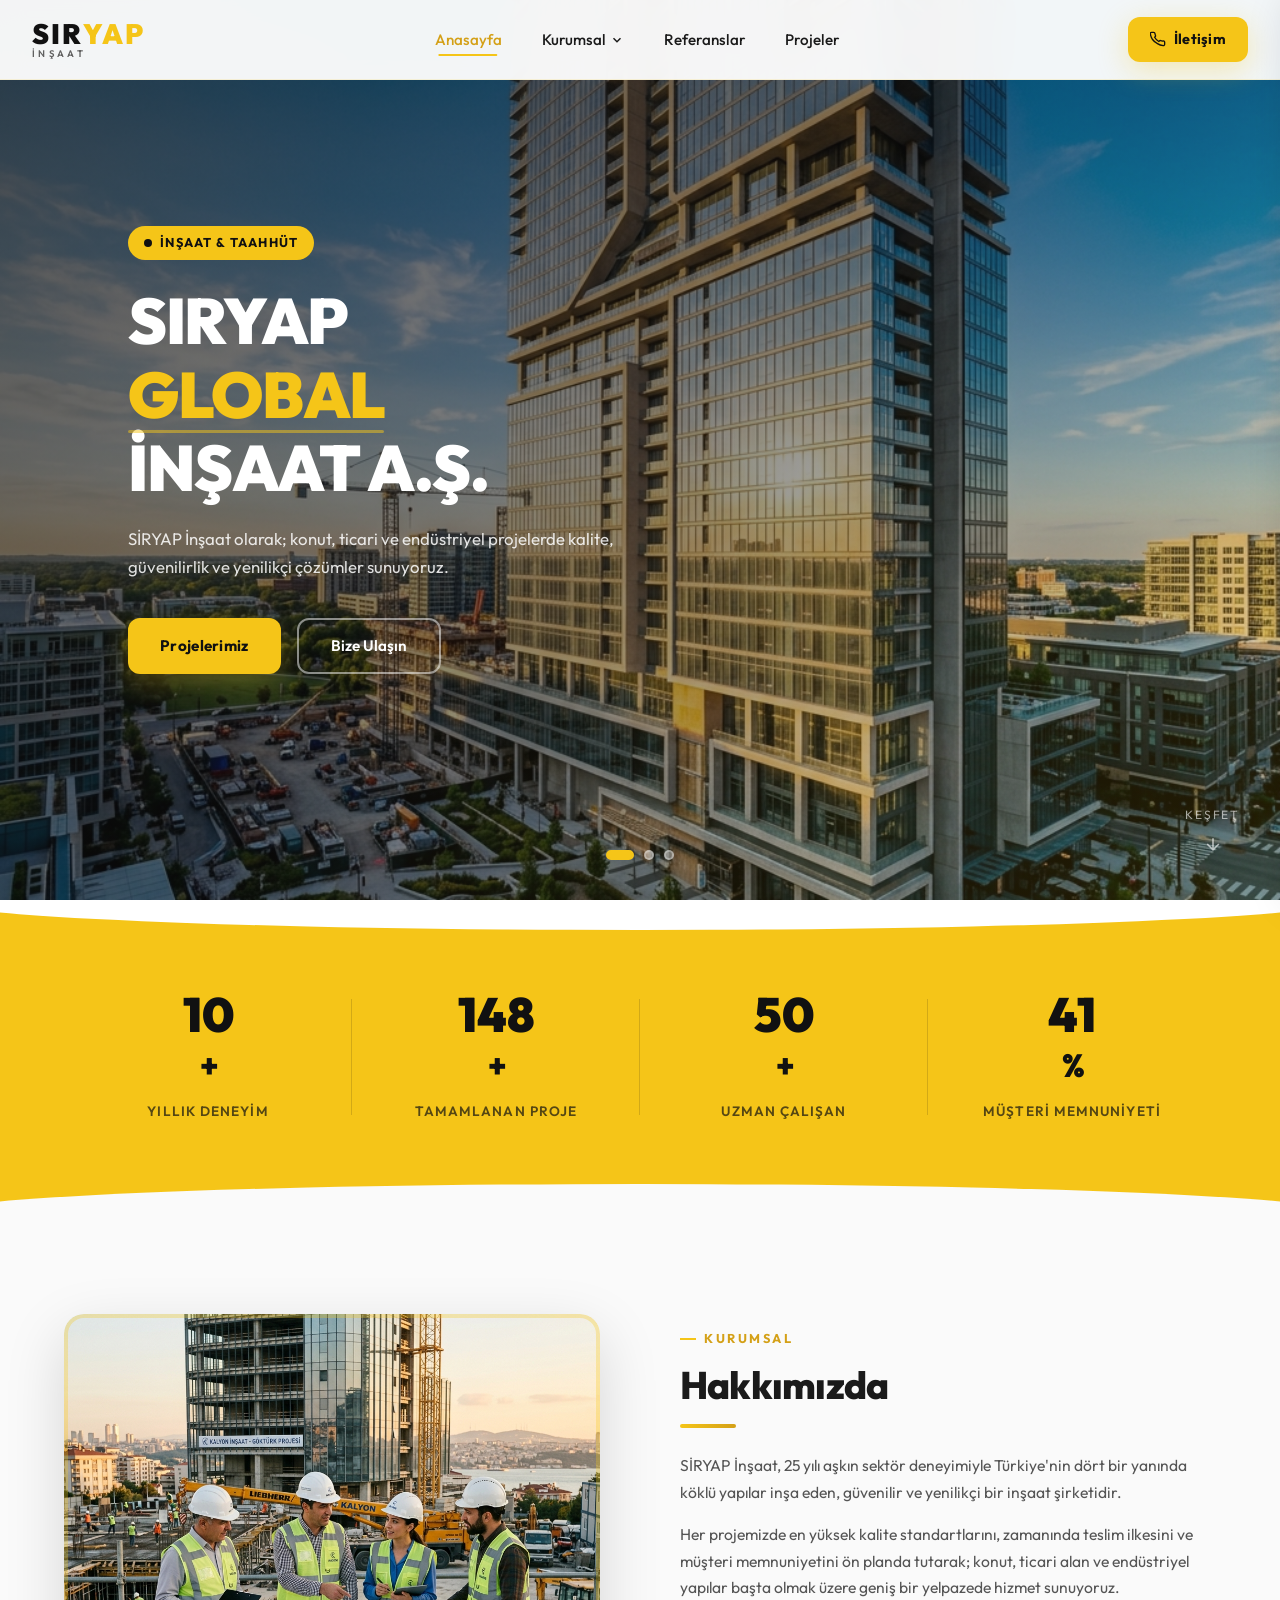
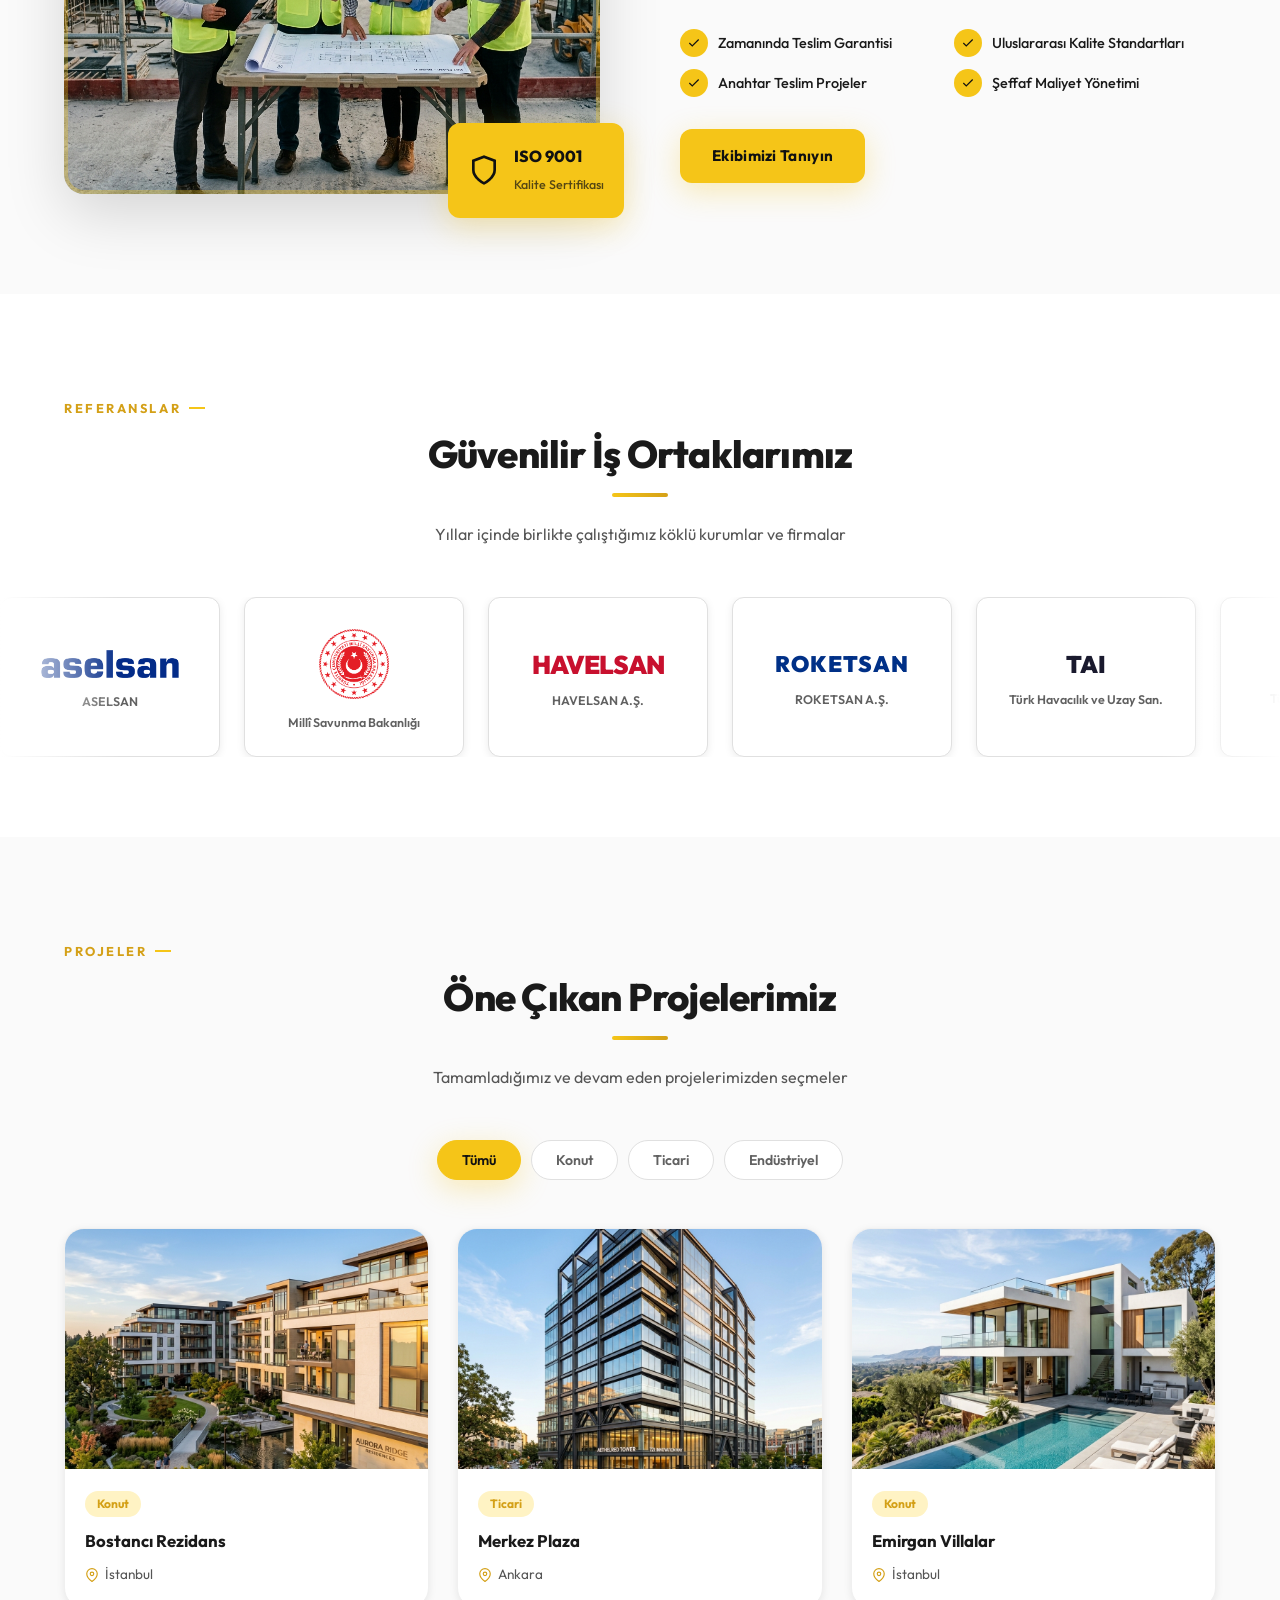
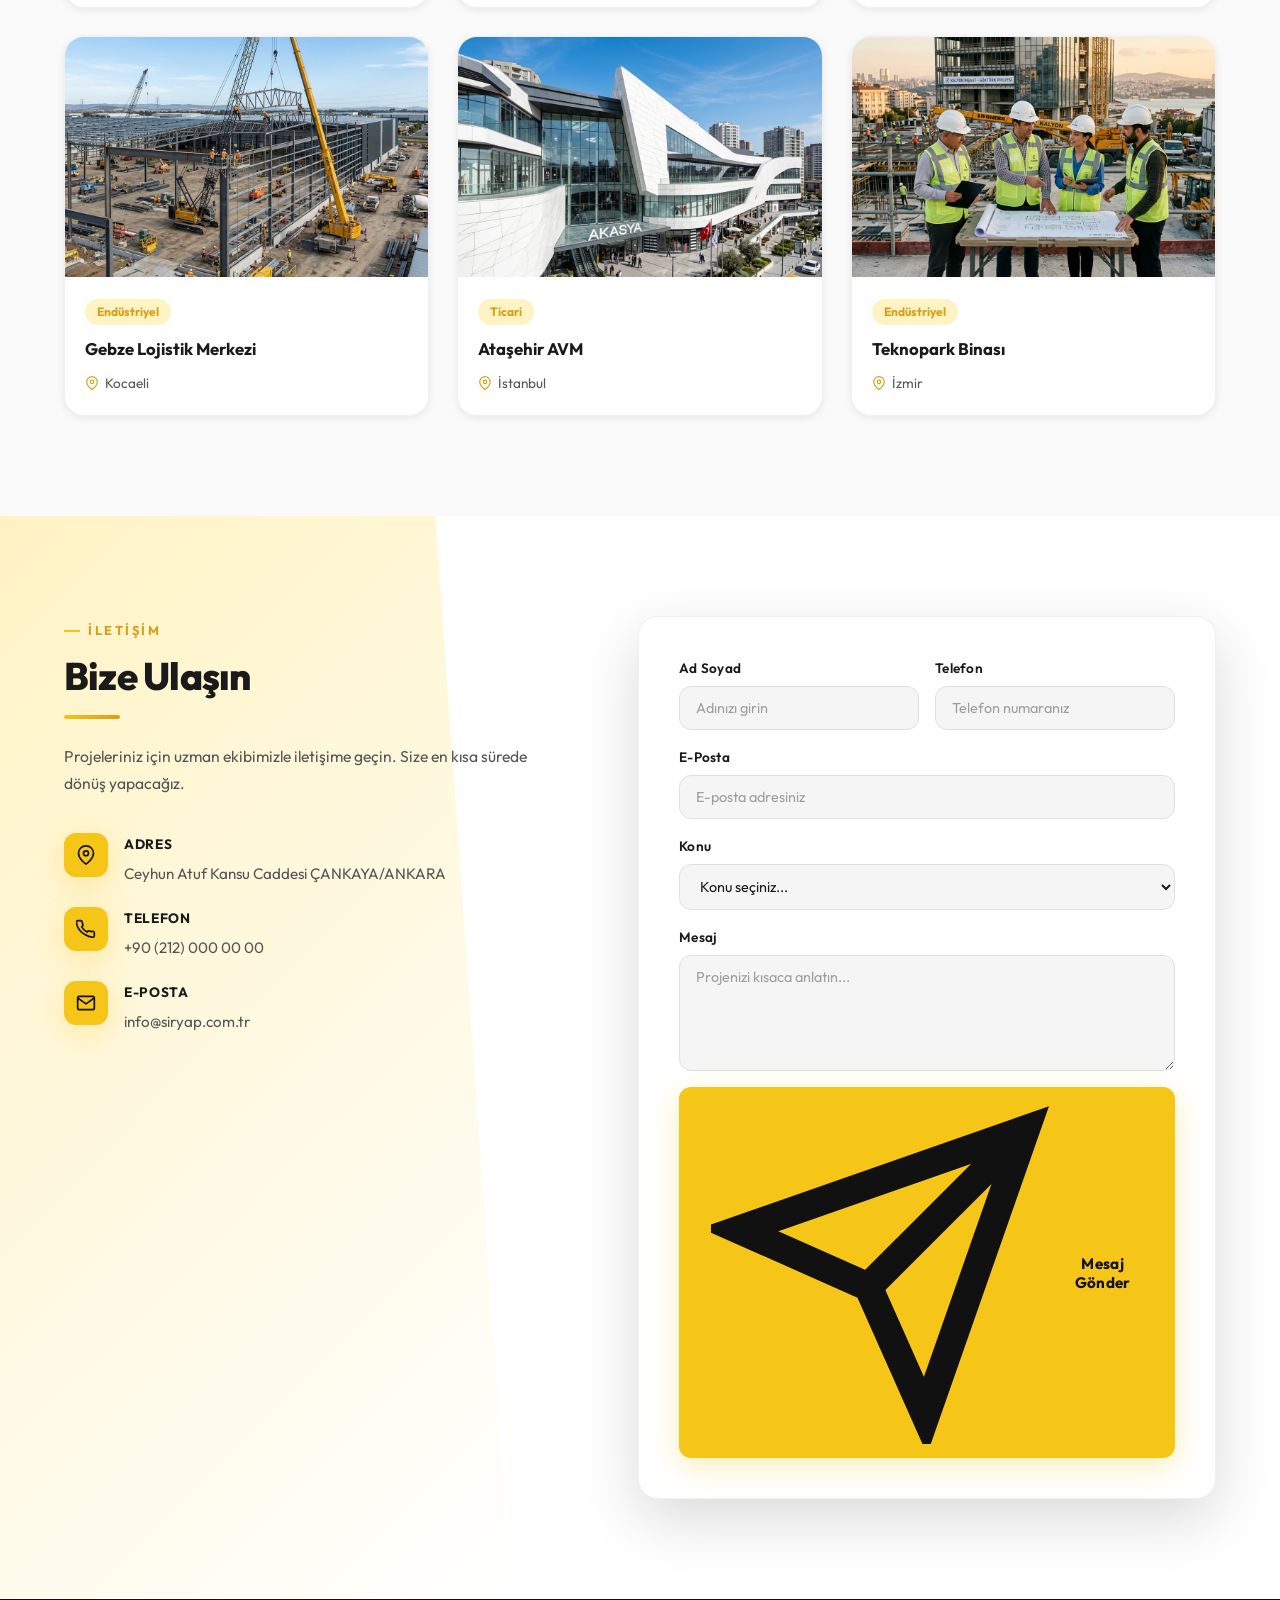
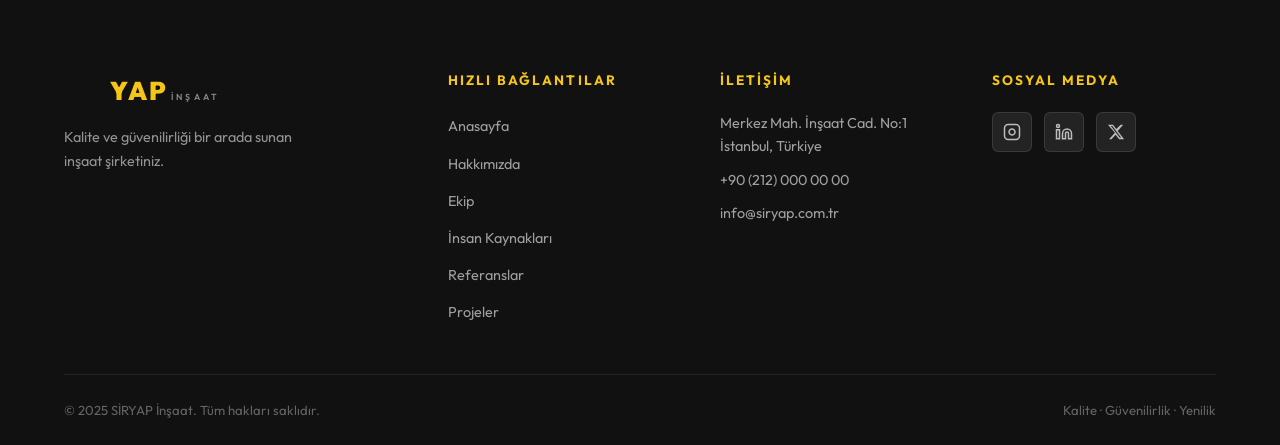
<file: index.html>
<!DOCTYPE html>
<html lang="tr">
<head>
  <meta charset="UTF-8" />
  <meta name="viewport" content="width=device-width, initial-scale=1.0" />
  <title>SIRYAP İnşaat | 25 Yıldır Zirvede</title>
  <meta name="description" content="SİRYAP İnşaat - Türkiye'nin önde gelen inşaat şirketlerinden biri. Konut, ticari ve endüstriyel projelerimizle kaliteyi ve güvenilirliği bir arada sunuyoruz." />
  <link rel="preconnect" href="https://fonts.googleapis.com" />
  <link rel="preconnect" href="https://fonts.gstatic.com" crossorigin />
  <link href="https://fonts.googleapis.com/css2?family=Outfit:wght@300;400;500;600;700;800;900&family=Inter:wght@300;400;500;600&display=swap" rel="stylesheet" />
  <link rel="stylesheet" href="style.css" />
</head>
<body>

  <!-- HEADER -->
  <header id="site-header">
    <div class="header-inner">
      <!-- Logo -->
      <a href="#anasayfa" class="logo" id="logo-link">
        <span class="logo-text">SIR<span class="logo-accent">YAP</span></span>
        <span class="logo-sub">İNŞAAT</span>
      </a>

      <!-- Navigation -->
      <nav class="main-nav" id="main-nav">
        <ul class="nav-list">
          <li><a href="#anasayfa" class="nav-link active" id="nav-anasayfa">Anasayfa</a></li>
          <li class="has-dropdown">
            <a href="#kurumsal" class="nav-link" id="nav-kurumsal">
              Kurumsal
              <svg class="chevron" viewBox="0 0 24 24" fill="none" stroke="currentColor" stroke-width="2.5">
                <path d="M6 9l6 6 6-6"/>
              </svg>
            </a>
            <ul class="dropdown">
              <li><a href="ekip.html" class="dropdown-link" id="nav-ekip">Ekip</a></li>
              <li><a href="insan-kaynaklari.html" class="dropdown-link" id="nav-ik">İnsan Kaynakları</a></li>
            </ul>
          </li>
          <li><a href="#referanslar" class="nav-link" id="nav-referanslar">Referanslar</a></li>
          <li><a href="#projeler" class="nav-link" id="nav-projeler">Projeler</a></li>
        </ul>
      </nav>

      <!-- Contact Button -->
      <a href="#iletisim" class="contact-btn" id="contact-btn">
        <svg viewBox="0 0 24 24" fill="none" stroke="currentColor" stroke-width="2">
          <path d="M22 16.92v3a2 2 0 01-2.18 2 19.79 19.79 0 01-8.63-3.07A19.5 19.5 0 013.5 12.37a19.79 19.79 0 01-3.07-8.67A2 2 0 012.45 2h3a2 2 0 012 1.72c.127.96.362 1.903.7 2.81a2 2 0 01-.45 2.11L6.91 9.43a16 16 0 006.29 6.29l.8-.8a2 2 0 012.11-.45c.907.338 1.85.573 2.81.7A2 2 0 0122 16.92z"/>
        </svg>
        İletişim
      </a>

      <!-- Hamburger -->
      <button class="hamburger" id="hamburger-btn" aria-label="Menüyü aç">
        <span></span>
        <span></span>
        <span></span>
      </button>
    </div>
  </header>

  <!-- MOBILE NAV OVERLAY -->
  <div class="mobile-overlay" id="mobile-overlay"></div>
  <nav class="mobile-nav" id="mobile-nav">
    <button class="mobile-close" id="mobile-close-btn" aria-label="Menüyü kapat">✕</button>
    <ul class="mobile-nav-list">
      <li><a href="#anasayfa" class="mobile-nav-link">Anasayfa</a></li>
      <li>
        <button class="mobile-nav-link mobile-dropdown-toggle" id="mobile-kurumsal-btn">
          Kurumsal <svg viewBox="0 0 24 24" fill="none" stroke="currentColor" stroke-width="2.5"><path d="M6 9l6 6 6-6"/></svg>
        </button>
        <ul class="mobile-sub" id="mobile-sub-kurumsal">
          <li><a href="ekip.html" class="mobile-sub-link">Ekip</a></li>
          <li><a href="insan-kaynaklari.html" class="mobile-sub-link">İnsan Kaynakları</a></li>
        </ul>
      </li>
      <li><a href="#referanslar" class="mobile-nav-link">Referanslar</a></li>
      <li><a href="#projeler" class="mobile-nav-link">Projeler</a></li>
      <li><a href="#iletisim" class="mobile-nav-link highlight-link">İletişim</a></li>
    </ul>
  </nav>

  <main>
    <!-- HERO SECTION -->
    <section id="anasayfa" class="hero-section">
      <div class="hero-slider" id="hero-slider">
        <div class="hero-slide active" style="background-image: url('assets/hero_bg.png')"></div>
        <div class="hero-slide" style="background-image: url('assets/project1.png')"></div>
        <div class="hero-slide" style="background-image: url('assets/project2.png')"></div>
      </div>
      <div class="hero-overlay"></div>
      <div class="hero-content">
        <div class="hero-badge animate-fadeIn">İnşaat & Taahhüt</div>
        <h1 class="hero-title animate-slideUp">
          SIRYAP<br/>
          <span class="hero-accent">GLOBAL</span> İNŞAAT A.Ş.
        </h1>
        <p class="hero-desc animate-slideUp delay-1">
          SİRYAP İnşaat olarak; konut, ticari ve endüstriyel projelerde kalite, güvenilirlik ve yenilikçi çözümler sunuyoruz.
        </p>
        <div class="hero-btns animate-slideUp delay-2">
          <a href="#projeler" class="btn-primary" id="hero-projects-btn">Projelerimiz</a>
          <a href="#iletisim" class="btn-outline" id="hero-contact-btn">Bize Ulaşın</a>
        </div>
      </div>
      <div class="hero-dots" id="hero-dots">
        <button class="dot active" data-index="0" aria-label="Slayt 1"></button>
        <button class="dot" data-index="1" aria-label="Slayt 2"></button>
        <button class="dot" data-index="2" aria-label="Slayt 3"></button>
      </div>
      <div class="hero-scroll-hint">
        <span>Keşfet</span>
        <div class="scroll-arrow">
          <svg viewBox="0 0 24 24" fill="none" stroke="currentColor" stroke-width="2">
            <path d="M12 5v14M5 12l7 7 7-7"/>
          </svg>
        </div>
      </div>
    </section>

    <!-- STATS SECTION -->
    <section class="stats-section">
      <div class="container">
        <div class="stats-grid">
          <div class="stat-item">
            <div class="stat-number" data-target="25">0</div>
            <div class="stat-plus">+</div>
            <div class="stat-label">Yıllık Deneyim</div>
          </div>
          <div class="stat-item">
            <div class="stat-number" data-target="350">0</div>
            <div class="stat-plus">+</div>
            <div class="stat-label">Tamamlanan Proje</div>
          </div>
          <div class="stat-item">
            <div class="stat-number" data-target="120">0</div>
            <div class="stat-plus">+</div>
            <div class="stat-label">Uzman Çalışan</div>
          </div>
          <div class="stat-item">
            <div class="stat-number" data-target="98">0</div>
            <div class="stat-plus">%</div>
            <div class="stat-label">Müşteri Memnuniyeti</div>
          </div>
        </div>
      </div>
    </section>

    <!-- KURUMSAL / HAKKIMIZDA SECTION -->
    <section id="kurumsal" class="about-section">
      <div class="container">
        <div class="about-grid">
          <div class="about-image-wrapper">
            <div class="about-image-frame">
              <img src="assets/about_img.png" alt="SİRYAP İnşaat Ekibi" class="about-img" />
            </div>
            <div class="about-badge-card">
              <svg viewBox="0 0 24 24" fill="none" stroke="currentColor" stroke-width="2">
                <path d="M12 22s8-4 8-10V5l-8-3-8 3v7c0 6 8 10 8 10z"/>
              </svg>
              <div>
                <strong>ISO 9001</strong>
                <span>Kalite Sertifikası</span>
              </div>
            </div>
          </div>
          <div class="about-content">
            <div class="section-label">Kurumsal</div>
            <h2 class="section-title">Hakkımızda</h2>
            <div class="section-divider"></div>
            <p class="about-text">
              SİRYAP İnşaat, 25 yılı aşkın sektör deneyimiyle Türkiye'nin dört bir yanında köklü yapılar inşa eden, güvenilir ve yenilikçi bir inşaat şirketidir.
            </p>
            <p class="about-text">
              Her projemizde en yüksek kalite standartlarını, zamanında teslim ilkesini ve müşteri memnuniyetini ön planda tutarak; konut, ticari alan ve endüstriyel yapılar başta olmak üzere geniş bir yelpazede hizmet sunuyoruz.
            </p>
            <div class="about-features">
              <div class="feature-item">
                <div class="feature-icon">
                  <svg viewBox="0 0 24 24" fill="none" stroke="currentColor" stroke-width="2">
                    <polyline points="20 6 9 17 4 12"/>
                  </svg>
                </div>
                <span>Zamanında Teslim Garantisi</span>
              </div>
              <div class="feature-item">
                <div class="feature-icon">
                  <svg viewBox="0 0 24 24" fill="none" stroke="currentColor" stroke-width="2">
                    <polyline points="20 6 9 17 4 12"/>
                  </svg>
                </div>
                <span>Uluslararası Kalite Standartları</span>
              </div>
              <div class="feature-item">
                <div class="feature-icon">
                  <svg viewBox="0 0 24 24" fill="none" stroke="currentColor" stroke-width="2">
                    <polyline points="20 6 9 17 4 12"/>
                  </svg>
                </div>
                <span>Anahtar Teslim Projeler</span>
              </div>
              <div class="feature-item">
                <div class="feature-icon">
                  <svg viewBox="0 0 24 24" fill="none" stroke="currentColor" stroke-width="2">
                    <polyline points="20 6 9 17 4 12"/>
                  </svg>
                </div>
                <span>Şeffaf Maliyet Yönetimi</span>
              </div>
            </div>
            <a href="ekip.html" class="btn-primary" id="about-team-btn">Ekibimizi Tanıyın</a>
          </div>
        </div>
      </div>
    </section>

    <!-- REFERANSLAR SECTION (Auto-scrolling) -->
    <section id="referanslar" class="references-section">
      <div class="container">
        <div class="section-label center">Referanslar</div>
        <h2 class="section-title center">Güvenilir İş Ortaklarımız</h2>
        <div class="section-divider center"></div>
        <p class="section-sub center">Yıllar içinde birlikte çalıştığımız köklü kurumlar ve firmalar</p>
      </div>

      <!-- Scrolling logos track -->
      <div class="refs-scroll-wrapper">
        <div class="refs-track" id="refs-track">
          <!-- First set -->
          <div class="ref-logo-card">
            <div class="ref-logo-inner">
              <img src="assets/logo_aselsan.png" alt="ASELSAN" />
              <span>ASELSAN</span>
            </div>
          </div>
          <div class="ref-logo-card">
            <div class="ref-logo-inner">
              <img src="assets/logo_msb.png" alt="Milli Savunma Bakanlığı" />
              <span>Millî Savunma Bakanlığı</span>
            </div>
          </div>
          <div class="ref-logo-card">
            <div class="ref-logo-inner ref-logo-text-only">
              <div class="ref-text-logo" style="color:#c8102e; font-size:1.6rem; font-weight:900; letter-spacing:-0.03em;">HAVELSAN</div>
              <span>HAVELSAN A.Ş.</span>
            </div>
          </div>
          <div class="ref-logo-card">
            <div class="ref-logo-inner ref-logo-text-only">
              <div class="ref-text-logo" style="color:#003087; font-size:1.4rem; font-weight:900; letter-spacing:0.05em;">ROKETSAN</div>
              <span>ROKETSAN A.Ş.</span>
            </div>
          </div>
          <div class="ref-logo-card">
            <div class="ref-logo-inner ref-logo-text-only">
              <div class="ref-text-logo" style="color:#1a1a2e; font-size:1.5rem; font-weight:900;">TAI</div>
              <span>Türk Havacılık ve Uzay San.</span>
            </div>
          </div>
          <div class="ref-logo-card">
            <div class="ref-logo-inner ref-logo-text-only">
              <div class="ref-text-logo" style="color:#e8500a; font-size:1.3rem; font-weight:900; letter-spacing:0.08em;">TOGG</div>
              <span>Türkiye'nin Otomobili</span>
            </div>
          </div>
          <div class="ref-logo-card">
            <div class="ref-logo-inner ref-logo-text-only">
              <div class="ref-text-logo" style="color:#00539f; font-size:1.4rem; font-weight:900;">STM</div>
              <span>Savunma Teknolojileri Müh.</span>
            </div>
          </div>
          <!-- Duplicate set for seamless loop -->
          <div class="ref-logo-card">
            <div class="ref-logo-inner">
              <img src="assets/logo_aselsan.png" alt="ASELSAN" />
              <span>ASELSAN</span>
            </div>
          </div>
          <div class="ref-logo-card">
            <div class="ref-logo-inner">
              <img src="assets/logo_msb.png" alt="Milli Savunma Bakanlığı" />
              <span>Millî Savunma Bakanlığı</span>
            </div>
          </div>
          <div class="ref-logo-card">
            <div class="ref-logo-inner ref-logo-text-only">
              <div class="ref-text-logo" style="color:#c8102e; font-size:1.6rem; font-weight:900; letter-spacing:-0.03em;">HAVELSAN</div>
              <span>HAVELSAN A.Ş.</span>
            </div>
          </div>
          <div class="ref-logo-card">
            <div class="ref-logo-inner ref-logo-text-only">
              <div class="ref-text-logo" style="color:#003087; font-size:1.4rem; font-weight:900; letter-spacing:0.05em;">ROKETSAN</div>
              <span>ROKETSAN A.Ş.</span>
            </div>
          </div>
          <div class="ref-logo-card">
            <div class="ref-logo-inner ref-logo-text-only">
              <div class="ref-text-logo" style="color:#1a1a2e; font-size:1.5rem; font-weight:900;">TAI</div>
              <span>Türk Havacılık ve Uzay San.</span>
            </div>
          </div>
          <div class="ref-logo-card">
            <div class="ref-logo-inner ref-logo-text-only">
              <div class="ref-text-logo" style="color:#e8500a; font-size:1.3rem; font-weight:900; letter-spacing:0.08em;">TOGG</div>
              <span>Türkiye'nin Otomobili</span>
            </div>
          </div>
          <div class="ref-logo-card">
            <div class="ref-logo-inner ref-logo-text-only">
              <div class="ref-text-logo" style="color:#00539f; font-size:1.4rem; font-weight:900;">STM</div>
              <span>Savunma Teknolojileri Müh.</span>
            </div>
          </div>
        </div>
      </div>
    </section>

    <!-- PROJELER SECTION -->
    <section id="projeler" class="projects-section">
      <div class="container">
        <div class="section-label center">Projeler</div>
        <h2 class="section-title center">Öne Çıkan Projelerimiz</h2>
        <div class="section-divider center"></div>
        <p class="section-sub center">Tamamladığımız ve devam eden projelerimizden seçmeler</p>

        <div class="project-filters" id="project-filters">
          <button class="filter-btn active" data-filter="all" id="filter-all">Tümü</button>
          <button class="filter-btn" data-filter="konut" id="filter-konut">Konut</button>
          <button class="filter-btn" data-filter="ticari" id="filter-ticari">Ticari</button>
          <button class="filter-btn" data-filter="endustri" id="filter-endustri">Endüstriyel</button>
        </div>

        <div class="projects-grid" id="projects-grid">
          <div class="project-card" data-category="konut">
            <div class="project-img-wrap">
              <img src="assets/project1.png" alt="Bostancı Rezidans" />
              <div class="project-overlay">
                <span class="project-tag">Konut</span>
                <h3>Bostancı Rezidans</h3>
                <p>İstanbul, 2024</p>
              </div>
            </div>
            <div class="project-info">
              <span class="project-category-badge">Konut</span>
              <h3 class="project-name">Bostancı Rezidans</h3>
              <p class="project-location">
                <svg viewBox="0 0 24 24" fill="none" stroke="currentColor" stroke-width="2">
                  <path d="M21 10c0 7-9 13-9 13s-9-6-9-13a9 9 0 0118 0z"/>
                  <circle cx="12" cy="10" r="3"/>
                </svg>
                İstanbul
              </p>
            </div>
          </div>

          <div class="project-card" data-category="ticari">
            <div class="project-img-wrap">
              <img src="assets/project2.png" alt="Merkez Plaza" />
              <div class="project-overlay">
                <span class="project-tag">Ticari</span>
                <h3>Merkez Plaza</h3>
                <p>Ankara, 2023</p>
              </div>
            </div>
            <div class="project-info">
              <span class="project-category-badge">Ticari</span>
              <h3 class="project-name">Merkez Plaza</h3>
              <p class="project-location">
                <svg viewBox="0 0 24 24" fill="none" stroke="currentColor" stroke-width="2">
                  <path d="M21 10c0 7-9 13-9 13s-9-6-9-13a9 9 0 0118 0z"/>
                  <circle cx="12" cy="10" r="3"/>
                </svg>
                Ankara
              </p>
            </div>
          </div>

          <div class="project-card" data-category="konut">
            <div class="project-img-wrap">
              <img src="assets/project3.png" alt="Emirgan Villalar" />
              <div class="project-overlay">
                <span class="project-tag">Konut</span>
                <h3>Emirgan Villalar</h3>
                <p>İstanbul, 2024</p>
              </div>
            </div>
            <div class="project-info">
              <span class="project-category-badge">Konut</span>
              <h3 class="project-name">Emirgan Villalar</h3>
              <p class="project-location">
                <svg viewBox="0 0 24 24" fill="none" stroke="currentColor" stroke-width="2">
                  <path d="M21 10c0 7-9 13-9 13s-9-6-9-13a9 9 0 0118 0z"/>
                  <circle cx="12" cy="10" r="3"/>
                </svg>
                İstanbul
              </p>
            </div>
          </div>

          <div class="project-card" data-category="endustri">
            <div class="project-img-wrap">
              <img src="assets/ref2.png" alt="Gebze Lojistik Merkezi" />
              <div class="project-overlay">
                <span class="project-tag">Endüstriyel</span>
                <h3>Gebze Lojistik Merkezi</h3>
                <p>Kocaeli, 2022</p>
              </div>
            </div>
            <div class="project-info">
              <span class="project-category-badge">Endüstriyel</span>
              <h3 class="project-name">Gebze Lojistik Merkezi</h3>
              <p class="project-location">
                <svg viewBox="0 0 24 24" fill="none" stroke="currentColor" stroke-width="2">
                  <path d="M21 10c0 7-9 13-9 13s-9-6-9-13a9 9 0 0118 0z"/>
                  <circle cx="12" cy="10" r="3"/>
                </svg>
                Kocaeli
              </p>
            </div>
          </div>

          <div class="project-card" data-category="ticari">
            <div class="project-img-wrap">
              <img src="assets/ref1.png" alt="Ataşehir AVM" />
              <div class="project-overlay">
                <span class="project-tag">Ticari</span>
                <h3>Ataşehir AVM</h3>
                <p>İstanbul, 2023</p>
              </div>
            </div>
            <div class="project-info">
              <span class="project-category-badge">Ticari</span>
              <h3 class="project-name">Ataşehir AVM</h3>
              <p class="project-location">
                <svg viewBox="0 0 24 24" fill="none" stroke="currentColor" stroke-width="2">
                  <path d="M21 10c0 7-9 13-9 13s-9-6-9-13a9 9 0 0118 0z"/>
                  <circle cx="12" cy="10" r="3"/>
                </svg>
                İstanbul
              </p>
            </div>
          </div>

          <div class="project-card" data-category="endustri">
            <div class="project-img-wrap">
              <img src="assets/about_img.png" alt="Teknopark Binası" />
              <div class="project-overlay">
                <span class="project-tag">Endüstriyel</span>
                <h3>Teknopark Binası</h3>
                <p>İzmir, 2021</p>
              </div>
            </div>
            <div class="project-info">
              <span class="project-category-badge">Endüstriyel</span>
              <h3 class="project-name">Teknopark Binası</h3>
              <p class="project-location">
                <svg viewBox="0 0 24 24" fill="none" stroke="currentColor" stroke-width="2">
                  <path d="M21 10c0 7-9 13-9 13s-9-6-9-13a9 9 0 0118 0z"/>
                  <circle cx="12" cy="10" r="3"/>
                </svg>
                İzmir
              </p>
            </div>
          </div>
        </div>
      </div>
    </section>

    <!-- ILETISIM SECTION -->
    <section id="iletisim" class="contact-section">
      <div class="container">
        <div class="contact-grid">
          <div class="contact-info">
            <div class="section-label">İletişim</div>
            <h2 class="section-title">Bize Ulaşın</h2>
            <div class="section-divider"></div>
            <p class="contact-desc">Projeleriniz için uzman ekibimizle iletişime geçin. Size en kısa sürede dönüş yapacağız.</p>

            <div class="contact-items">
              <div class="contact-item">
                <div class="contact-icon">
                  <svg viewBox="0 0 24 24" fill="none" stroke="currentColor" stroke-width="2">
                    <path d="M21 10c0 7-9 13-9 13s-9-6-9-13a9 9 0 0118 0z"/>
                    <circle cx="12" cy="10" r="3"/>
                  </svg>
                </div>
                <div>
                  <strong>Adres</strong>
                  <span>Ceyhun Atuf Kansu Caddesi ÇANKAYA/ANKARA</span>
                </div>
              </div>
              <div class="contact-item">
                <div class="contact-icon">
                  <svg viewBox="0 0 24 24" fill="none" stroke="currentColor" stroke-width="2">
                    <path d="M22 16.92v3a2 2 0 01-2.18 2 19.79 19.79 0 01-8.63-3.07A19.5 19.5 0 013.5 12.37a19.79 19.79 0 01-3.07-8.67A2 2 0 012.45 2h3a2 2 0 012 1.72c.127.96.362 1.903.7 2.81a2 2 0 01-.45 2.11L6.91 9.43a16 16 0 006.29 6.29l.8-.8a2 2 0 012.11-.45c.907.338 1.85.573 2.81.7A2 2 0 0122 16.92z"/>
                  </svg>
                </div>
                <div>
                  <strong>Telefon</strong>
                  <span>+90 (212) 000 00 00</span>
                </div>
              </div>
              <div class="contact-item">
                <div class="contact-icon">
                  <svg viewBox="0 0 24 24" fill="none" stroke="currentColor" stroke-width="2">
                    <path d="M4 4h16c1.1 0 2 .9 2 2v12c0 1.1-.9 2-2 2H4c-1.1 0-2-.9-2-2V6c0-1.1.9-2 2-2z"/>
                    <polyline points="22,6 12,13 2,6"/>
                  </svg>
                </div>
                <div>
                  <strong>E-Posta</strong>
                  <span>info@siryap.com.tr</span>
                </div>
              </div>
            </div>
          </div>

          <form class="contact-form" id="contact-form">
            <div class="form-row">
              <div class="form-group">
                <label for="ad">Ad Soyad</label>
                <input type="text" id="ad" name="ad" placeholder="Adınızı girin" required />
              </div>
              <div class="form-group">
                <label for="telefon">Telefon</label>
                <input type="tel" id="telefon" name="telefon" placeholder="Telefon numaranız" />
              </div>
            </div>
            <div class="form-group">
              <label for="email">E-Posta</label>
              <input type="email" id="email" name="email" placeholder="E-posta adresiniz" required />
            </div>
            <div class="form-group">
              <label for="konu">Konu</label>
              <select id="konu" name="konu">
                <option value="">Konu seçiniz...</option>
                <option>Konut Projesi</option>
                <option>Ticari Proje</option>
                <option>Endüstriyel Proje</option>
                <option>Diğer</option>
              </select>
            </div>
            <div class="form-group">
              <label for="mesaj">Mesaj</label>
              <textarea id="mesaj" name="mesaj" rows="5" placeholder="Projenizi kısaca anlatın..."></textarea>
            </div>
            <button type="submit" class="btn-primary full-width" id="submit-btn">
              <svg viewBox="0 0 24 24" fill="none" stroke="currentColor" stroke-width="2">
                <line x1="22" y1="2" x2="11" y2="13"/>
                <polygon points="22 2 15 22 11 13 2 9 22 2"/>
              </svg>
              Mesaj Gönder
            </button>
          </form>
        </div>
      </div>
    </section>
  </main>

  <!-- FOOTER -->
  <footer class="site-footer">
    <div class="container">
      <div class="footer-grid">
        <div class="footer-brand">
          <span class="logo-text footer-logo">SİR<span class="logo-accent">YAP</span></span>
          <span class="logo-sub footer-logo-sub">İNŞAAT</span>
          <p>Kalite ve güvenilirliği bir arada sunan inşaat şirketiniz.</p>
        </div>
        <div class="footer-links">
          <h4>Hızlı Bağlantılar</h4>
          <ul>
            <li><a href="#anasayfa">Anasayfa</a></li>
            <li><a href="#kurumsal">Hakkımızda</a></li>
            <li><a href="ekip.html">Ekip</a></li>
            <li><a href="insan-kaynaklari.html">İnsan Kaynakları</a></li>
            <li><a href="#referanslar">Referanslar</a></li>
            <li><a href="#projeler">Projeler</a></li>
          </ul>
        </div>
        <div class="footer-contact">
          <h4>İletişim</h4>
          <p>Merkez Mah. İnşaat Cad. No:1<br/>İstanbul, Türkiye</p>
          <p><a href="tel:+902120000000">+90 (212) 000 00 00</a></p>
          <p><a href="mailto:info@siryap.com.tr">info@siryap.com.tr</a></p>
        </div>
        <div class="footer-social">
          <h4>Sosyal Medya</h4>
          <div class="social-links">
            <a href="#" class="social-link" id="social-instagram" aria-label="Instagram">
              <svg viewBox="0 0 24 24" fill="none" stroke="currentColor" stroke-width="2">
                <rect x="2" y="2" width="20" height="20" rx="5" ry="5"/>
                <path d="M16 11.37A4 4 0 1112.63 8 4 4 0 0116 11.37z"/>
                <line x1="17.5" y1="6.5" x2="17.51" y2="6.5"/>
              </svg>
            </a>
            <a href="#" class="social-link" id="social-linkedin" aria-label="LinkedIn">
              <svg viewBox="0 0 24 24" fill="none" stroke="currentColor" stroke-width="2">
                <path d="M16 8a6 6 0 016 6v7h-4v-7a2 2 0 00-2-2 2 2 0 00-2 2v7h-4v-7a6 6 0 016-6zM2 9h4v12H2z"/>
                <circle cx="4" cy="4" r="2"/>
              </svg>
            </a>
            <a href="#" class="social-link" id="social-twitter" aria-label="Twitter/X">
              <svg viewBox="0 0 24 24" fill="currentColor">
                <path d="M18.244 2.25h3.308l-7.227 8.26 8.502 11.24H16.17l-4.714-6.231-5.401 6.231H2.744l7.737-8.835L1.254 2.25H8.08l4.253 5.622zm-1.161 17.52h1.833L7.084 4.126H5.117z"/>
              </svg>
            </a>
          </div>
        </div>
      </div>
      <div class="footer-bottom">
        <p>&copy; 2025 SİRYAP İnşaat. Tüm hakları saklıdır.</p>
        <p>Kalite · Güvenilirlik · Yenilik</p>
      </div>
    </div>
  </footer>

  <script src="script.js"></script>
</body>
</html>
</file>
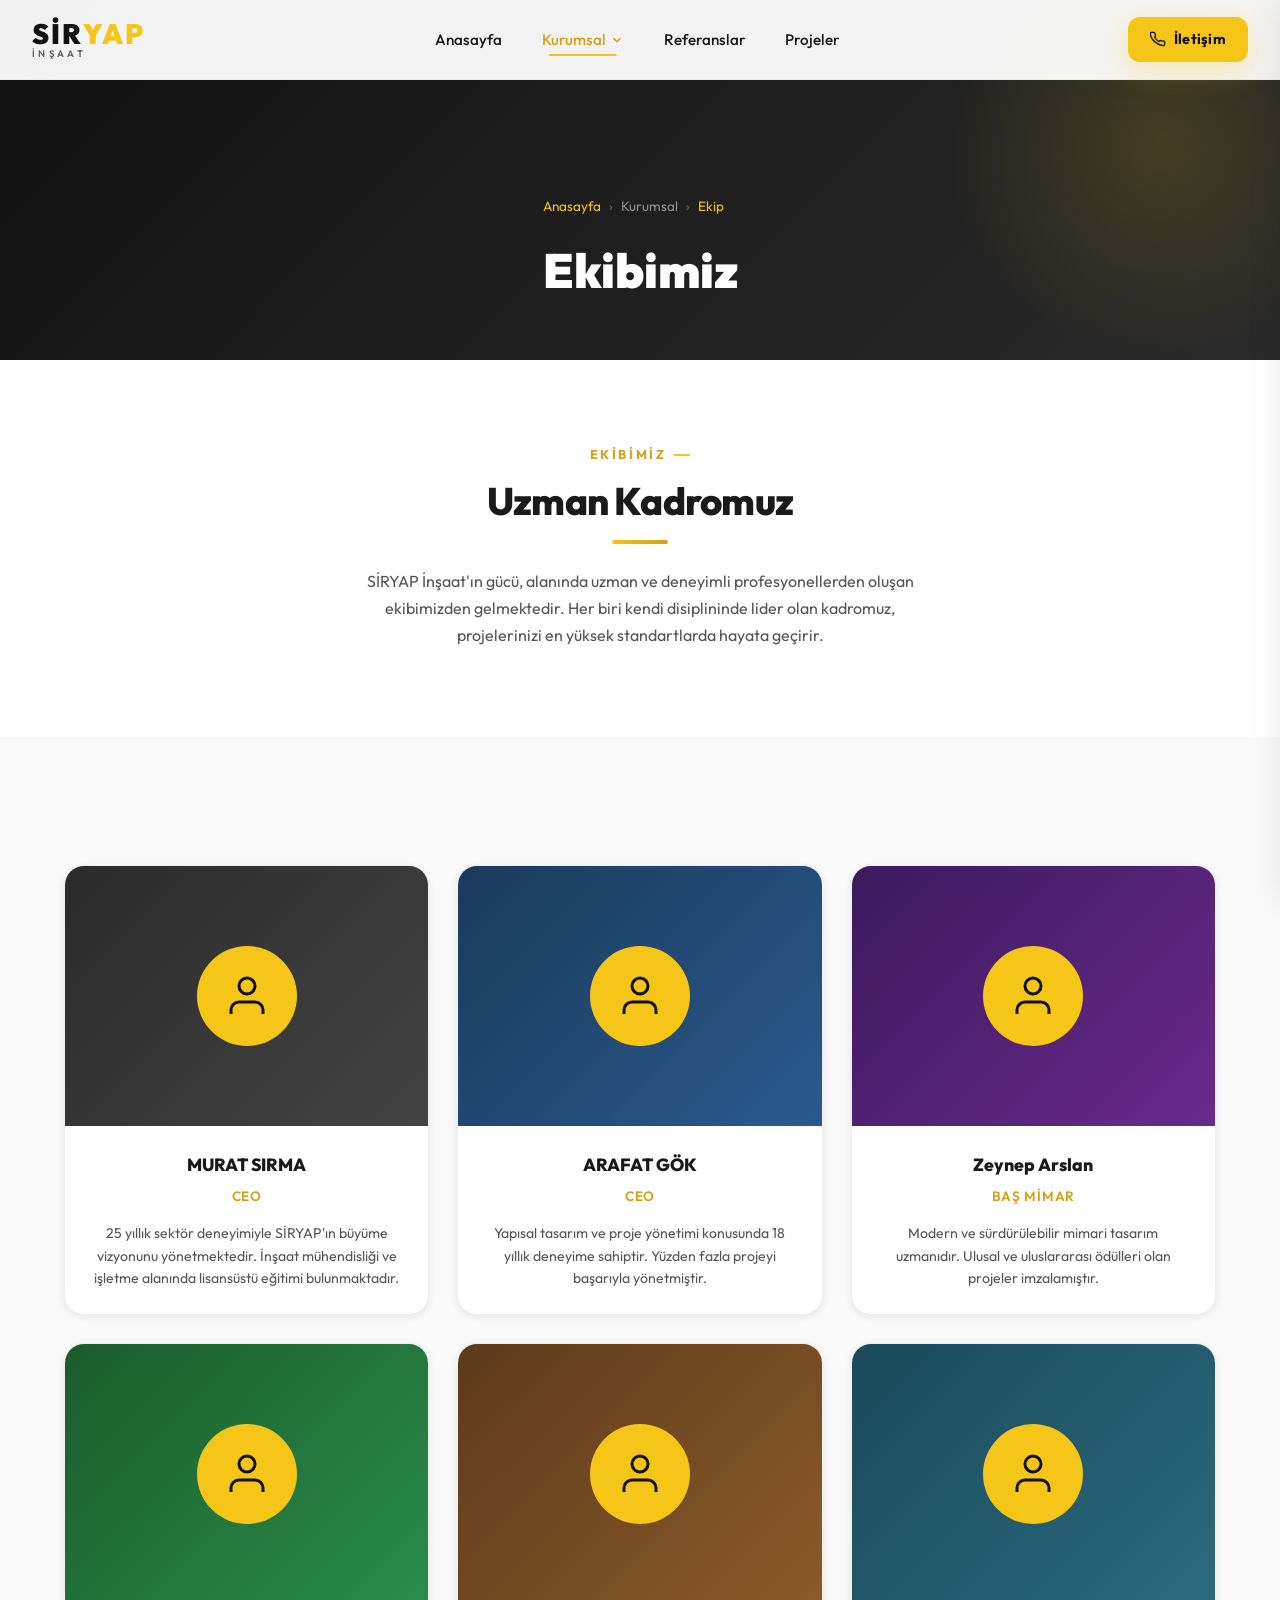
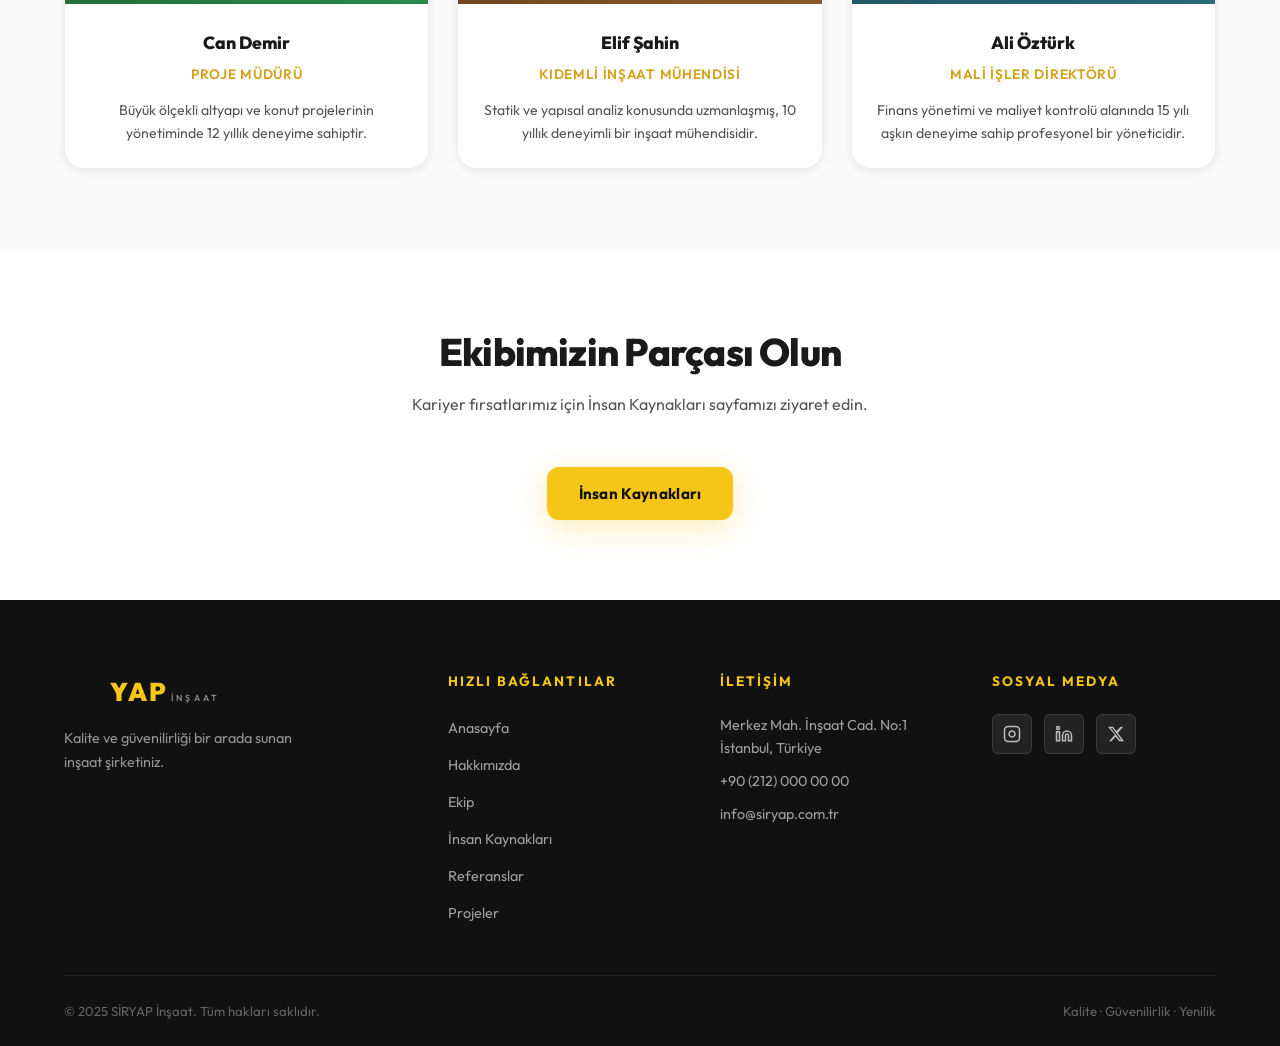
<file: ekip.html>
<!DOCTYPE html>
<html lang="tr">
<head>
  <meta charset="UTF-8" />
  <meta name="viewport" content="width=device-width, initial-scale=1.0" />
  <title>Ekip | SİRYAP İnşaat</title>
  <meta name="description" content="SİRYAP İnşaat uzman ekibimizle tanışın. Deneyimli mühendisler, mimarlar ve proje yöneticilerinden oluşan kadromuz." />
  <link rel="preconnect" href="https://fonts.googleapis.com" />
  <link rel="preconnect" href="https://fonts.gstatic.com" crossorigin />
  <link href="https://fonts.googleapis.com/css2?family=Outfit:wght@300;400;500;600;700;800;900&family=Inter:wght@300;400;500;600&display=swap" rel="stylesheet" />
  <link rel="stylesheet" href="style.css" />
</head>
<body>

  <!-- HEADER -->
  <header id="site-header" class="scrolled">
    <div class="header-inner">
      <a href="index.html" class="logo" id="logo-link">
        <span class="logo-text">SİR<span class="logo-accent">YAP</span></span>
        <span class="logo-sub">İNŞAAT</span>
      </a>

      <nav class="main-nav" id="main-nav">
        <ul class="nav-list">
          <li><a href="index.html#anasayfa" class="nav-link" id="nav-anasayfa">Anasayfa</a></li>
          <li class="has-dropdown">
            <a href="index.html#kurumsal" class="nav-link active" id="nav-kurumsal">
              Kurumsal
              <svg class="chevron" viewBox="0 0 24 24" fill="none" stroke="currentColor" stroke-width="2.5">
                <path d="M6 9l6 6 6-6"/>
              </svg>
            </a>
            <ul class="dropdown">
              <li><a href="ekip.html" class="dropdown-link" id="nav-ekip" style="color: var(--primary-dark); background: var(--primary-light);">Ekip</a></li>
              <li><a href="insan-kaynaklari.html" class="dropdown-link" id="nav-ik">İnsan Kaynakları</a></li>
            </ul>
          </li>
          <li><a href="index.html#referanslar" class="nav-link" id="nav-referanslar">Referanslar</a></li>
          <li><a href="index.html#projeler" class="nav-link" id="nav-projeler">Projeler</a></li>
        </ul>
      </nav>

      <a href="index.html#iletisim" class="contact-btn" id="contact-btn">
        <svg viewBox="0 0 24 24" fill="none" stroke="currentColor" stroke-width="2">
          <path d="M22 16.92v3a2 2 0 01-2.18 2 19.79 19.79 0 01-8.63-3.07A19.5 19.5 0 013.5 12.37a19.79 19.79 0 01-3.07-8.67A2 2 0 012.45 2h3a2 2 0 012 1.72c.127.96.362 1.903.7 2.81a2 2 0 01-.45 2.11L6.91 9.43a16 16 0 006.29 6.29l.8-.8a2 2 0 012.11-.45c.907.338 1.85.573 2.81.7A2 2 0 0122 16.92z"/>
        </svg>
        İletişim
      </a>

      <button class="hamburger" id="hamburger-btn" aria-label="Menüyü aç">
        <span></span><span></span><span></span>
      </button>
    </div>
  </header>

  <!-- MOBILE NAV -->
  <div class="mobile-overlay" id="mobile-overlay"></div>
  <nav class="mobile-nav" id="mobile-nav">
    <button class="mobile-close" id="mobile-close-btn" aria-label="Menüyü kapat">✕</button>
    <ul class="mobile-nav-list">
      <li><a href="index.html#anasayfa" class="mobile-nav-link">Anasayfa</a></li>
      <li>
        <button class="mobile-nav-link mobile-dropdown-toggle" id="mobile-kurumsal-btn">
          Kurumsal <svg viewBox="0 0 24 24" fill="none" stroke="currentColor" stroke-width="2.5"><path d="M6 9l6 6 6-6"/></svg>
        </button>
        <ul class="mobile-sub" id="mobile-sub-kurumsal">
          <li><a href="ekip.html" class="mobile-sub-link">Ekip</a></li>
          <li><a href="insan-kaynaklari.html" class="mobile-sub-link">İnsan Kaynakları</a></li>
        </ul>
      </li>
      <li><a href="index.html#referanslar" class="mobile-nav-link">Referanslar</a></li>
      <li><a href="index.html#projeler" class="mobile-nav-link">Projeler</a></li>
      <li><a href="index.html#iletisim" class="mobile-nav-link highlight-link">İletişim</a></li>
    </ul>
  </nav>

  <main>
    <!-- INNER HERO -->
    <section class="inner-hero">
      <div class="container">
        <div class="inner-hero-content">
          <nav class="breadcrumb" aria-label="Breadcrumb">
            <a href="index.html">Anasayfa</a>
            <span class="breadcrumb-sep">›</span>
            <span>Kurumsal</span>
            <span class="breadcrumb-sep">›</span>
            <span style="color: var(--primary)">Ekip</span>
          </nav>
          <h1>Ekibimiz</h1>
        </div>
      </div>
    </section>

    <!-- TEAM INTRO -->
    <section style="padding: 80px 0 40px; background: var(--white);">
      <div class="container">
        <div style="max-width: 700px; margin: 0 auto; text-align: center;">
          <div class="section-label center">Ekibimiz</div>
          <h2 class="section-title center">Uzman Kadromuz</h2>
          <div class="section-divider center"></div>
          <p class="section-sub center">
            SİRYAP İnşaat'ın gücü, alanında uzman ve deneyimli profesyonellerden oluşan ekibimizden gelmektedir. Her biri kendi disiplininde lider olan kadromuz, projelerinizi en yüksek standartlarda hayata geçirir.
          </p>
        </div>
      </div>
    </section>

    <!-- TEAM GRID -->
    <section class="team-section">
      <div class="container">
        <div class="team-grid">

          <!-- Genel Müdür -->
          <div class="team-card">
            <div class="team-img-wrap" style="background: linear-gradient(135deg, #2a2a2a 0%, #444 100%); display:flex; align-items:center; justify-content:center;">
              <div style="width:100px;height:100px;border-radius:50%;background:var(--primary);display:flex;align-items:center;justify-content:center;">
                <svg viewBox="0 0 24 24" fill="none" stroke="#111" stroke-width="1.5" style="width:48px;height:48px;">
                  <path d="M20 21v-2a4 4 0 00-4-4H8a4 4 0 00-4 4v2"/><circle cx="12" cy="7" r="4"/>
                </svg>
              </div>
            </div>
            <div class="team-card-body">
              <h3>MURAT SIRMA</h3>
              <p class="role">CEO</p>
              <p>25 yıllık sektör deneyimiyle SİRYAP'ın büyüme vizyonunu yönetmektedir. İnşaat mühendisliği ve işletme alanında lisansüstü eğitimi bulunmaktadır.</p>
            </div>
          </div>

          <!-- Teknik Direktör -->
          <div class="team-card">
            <div class="team-img-wrap" style="background: linear-gradient(135deg, #1a3a5c 0%, #2a5a8c 100%); display:flex; align-items:center; justify-content:center;">
              <div style="width:100px;height:100px;border-radius:50%;background:var(--primary);display:flex;align-items:center;justify-content:center;">
                <svg viewBox="0 0 24 24" fill="none" stroke="#111" stroke-width="1.5" style="width:48px;height:48px;">
                  <path d="M20 21v-2a4 4 0 00-4-4H8a4 4 0 00-4 4v2"/><circle cx="12" cy="7" r="4"/>
                </svg>
              </div>
            </div>
            <div class="team-card-body">
              <h3>ARAFAT GÖK</h3>
              <p class="role">CEO</p>
              <p>Yapısal tasarım ve proje yönetimi konusunda 18 yıllık deneyime sahiptir. Yüzden fazla projeyi başarıyla yönetmiştir.</p>
            </div>
          </div>

          <!-- Baş Mimar -->
          <div class="team-card">
            <div class="team-img-wrap" style="background: linear-gradient(135deg, #3a1a5c 0%, #6a2a8c 100%); display:flex; align-items:center; justify-content:center;">
              <div style="width:100px;height:100px;border-radius:50%;background:var(--primary);display:flex;align-items:center;justify-content:center;">
                <svg viewBox="0 0 24 24" fill="none" stroke="#111" stroke-width="1.5" style="width:48px;height:48px;">
                  <path d="M20 21v-2a4 4 0 00-4-4H8a4 4 0 00-4 4v2"/><circle cx="12" cy="7" r="4"/>
                </svg>
              </div>
            </div>
            <div class="team-card-body">
              <h3>Zeynep Arslan</h3>
              <p class="role">Baş Mimar</p>
              <p>Modern ve sürdürülebilir mimari tasarım uzmanıdır. Ulusal ve uluslararası ödülleri olan projeler imzalamıştır.</p>
            </div>
          </div>

          <!-- Proje Müdürü -->
          <div class="team-card">
            <div class="team-img-wrap" style="background: linear-gradient(135deg, #1a5c2a 0%, #2a8c4a 100%); display:flex; align-items:center; justify-content:center;">
              <div style="width:100px;height:100px;border-radius:50%;background:var(--primary);display:flex;align-items:center;justify-content:center;">
                <svg viewBox="0 0 24 24" fill="none" stroke="#111" stroke-width="1.5" style="width:48px;height:48px;">
                  <path d="M20 21v-2a4 4 0 00-4-4H8a4 4 0 00-4 4v2"/><circle cx="12" cy="7" r="4"/>
                </svg>
              </div>
            </div>
            <div class="team-card-body">
              <h3>Can Demir</h3>
              <p class="role">Proje Müdürü</p>
              <p>Büyük ölçekli altyapı ve konut projelerinin yönetiminde 12 yıllık deneyime sahiptir.</p>
            </div>
          </div>

          <!-- İnşaat Mühendisi -->
          <div class="team-card">
            <div class="team-img-wrap" style="background: linear-gradient(135deg, #5c3a1a 0%, #8c5a2a 100%); display:flex; align-items:center; justify-content:center;">
              <div style="width:100px;height:100px;border-radius:50%;background:var(--primary);display:flex;align-items:center;justify-content:center;">
                <svg viewBox="0 0 24 24" fill="none" stroke="#111" stroke-width="1.5" style="width:48px;height:48px;">
                  <path d="M20 21v-2a4 4 0 00-4-4H8a4 4 0 00-4 4v2"/><circle cx="12" cy="7" r="4"/>
                </svg>
              </div>
            </div>
            <div class="team-card-body">
              <h3>Elif Şahin</h3>
              <p class="role">Kıdemli İnşaat Mühendisi</p>
              <p>Statik ve yapısal analiz konusunda uzmanlaşmış, 10 yıllık deneyimli bir inşaat mühendisidir.</p>
            </div>
          </div>

          <!-- Mali İşler -->
          <div class="team-card">
            <div class="team-img-wrap" style="background: linear-gradient(135deg, #1a4a5c 0%, #2a6a7c 100%); display:flex; align-items:center; justify-content:center;">
              <div style="width:100px;height:100px;border-radius:50%;background:var(--primary);display:flex;align-items:center;justify-content:center;">
                <svg viewBox="0 0 24 24" fill="none" stroke="#111" stroke-width="1.5" style="width:48px;height:48px;">
                  <path d="M20 21v-2a4 4 0 00-4-4H8a4 4 0 00-4 4v2"/><circle cx="12" cy="7" r="4"/>
                </svg>
              </div>
            </div>
            <div class="team-card-body">
              <h3>Ali Öztürk</h3>
              <p class="role">Mali İşler Direktörü</p>
              <p>Finans yönetimi ve maliyet kontrolü alanında 15 yılı aşkın deneyime sahip profesyonel bir yöneticidir.</p>
            </div>
          </div>

        </div>
      </div>
    </section>

    <!-- CTA -->
    <section style="padding: 80px 0; background: var(--white); text-align: center;">
      <div class="container">
        <h2 class="section-title center">Ekibimizin Parçası Olun</h2>
        <p class="section-sub center">Kariyer fırsatlarımız için İnsan Kaynakları sayfamızı ziyaret edin.</p>
        <a href="insan-kaynaklari.html" class="btn-primary" id="cta-ik-btn">İnsan Kaynakları</a>
      </div>
    </section>
  </main>

  <!-- FOOTER -->
  <footer class="site-footer">
    <div class="container">
      <div class="footer-grid">
        <div class="footer-brand">
          <span class="logo-text footer-logo">SİR<span class="logo-accent">YAP</span></span>
          <span class="logo-sub footer-logo-sub">İNŞAAT</span>
          <p>Kalite ve güvenilirliği bir arada sunan inşaat şirketiniz.</p>
        </div>
        <div class="footer-links">
          <h4>Hızlı Bağlantılar</h4>
          <ul>
            <li><a href="index.html#anasayfa">Anasayfa</a></li>
            <li><a href="index.html#kurumsal">Hakkımızda</a></li>
            <li><a href="ekip.html">Ekip</a></li>
            <li><a href="insan-kaynaklari.html">İnsan Kaynakları</a></li>
            <li><a href="index.html#referanslar">Referanslar</a></li>
            <li><a href="index.html#projeler">Projeler</a></li>
          </ul>
        </div>
        <div class="footer-contact">
          <h4>İletişim</h4>
          <p>Merkez Mah. İnşaat Cad. No:1<br/>İstanbul, Türkiye</p>
          <p><a href="tel:+902120000000">+90 (212) 000 00 00</a></p>
          <p><a href="mailto:info@siryap.com.tr">info@siryap.com.tr</a></p>
        </div>
        <div class="footer-social">
          <h4>Sosyal Medya</h4>
          <div class="social-links">
            <a href="#" class="social-link" aria-label="Instagram">
              <svg viewBox="0 0 24 24" fill="none" stroke="currentColor" stroke-width="2">
                <rect x="2" y="2" width="20" height="20" rx="5" ry="5"/>
                <path d="M16 11.37A4 4 0 1112.63 8 4 4 0 0116 11.37z"/>
                <line x1="17.5" y1="6.5" x2="17.51" y2="6.5"/>
              </svg>
            </a>
            <a href="#" class="social-link" aria-label="LinkedIn">
              <svg viewBox="0 0 24 24" fill="none" stroke="currentColor" stroke-width="2">
                <path d="M16 8a6 6 0 016 6v7h-4v-7a2 2 0 00-2-2 2 2 0 00-2 2v7h-4v-7a6 6 0 016-6zM2 9h4v12H2z"/><circle cx="4" cy="4" r="2"/>
              </svg>
            </a>
            <a href="#" class="social-link" aria-label="Twitter/X">
              <svg viewBox="0 0 24 24" fill="currentColor">
                <path d="M18.244 2.25h3.308l-7.227 8.26 8.502 11.24H16.17l-4.714-6.231-5.401 6.231H2.744l7.737-8.835L1.254 2.25H8.08l4.253 5.622zm-1.161 17.52h1.833L7.084 4.126H5.117z"/>
              </svg>
            </a>
          </div>
        </div>
      </div>
      <div class="footer-bottom">
        <p>&copy; 2025 SİRYAP İnşaat. Tüm hakları saklıdır.</p>
        <p>Kalite · Güvenilirlik · Yenilik</p>
      </div>
    </div>
  </footer>

  <script src="script.js"></script>
</body>
</html>
</file>
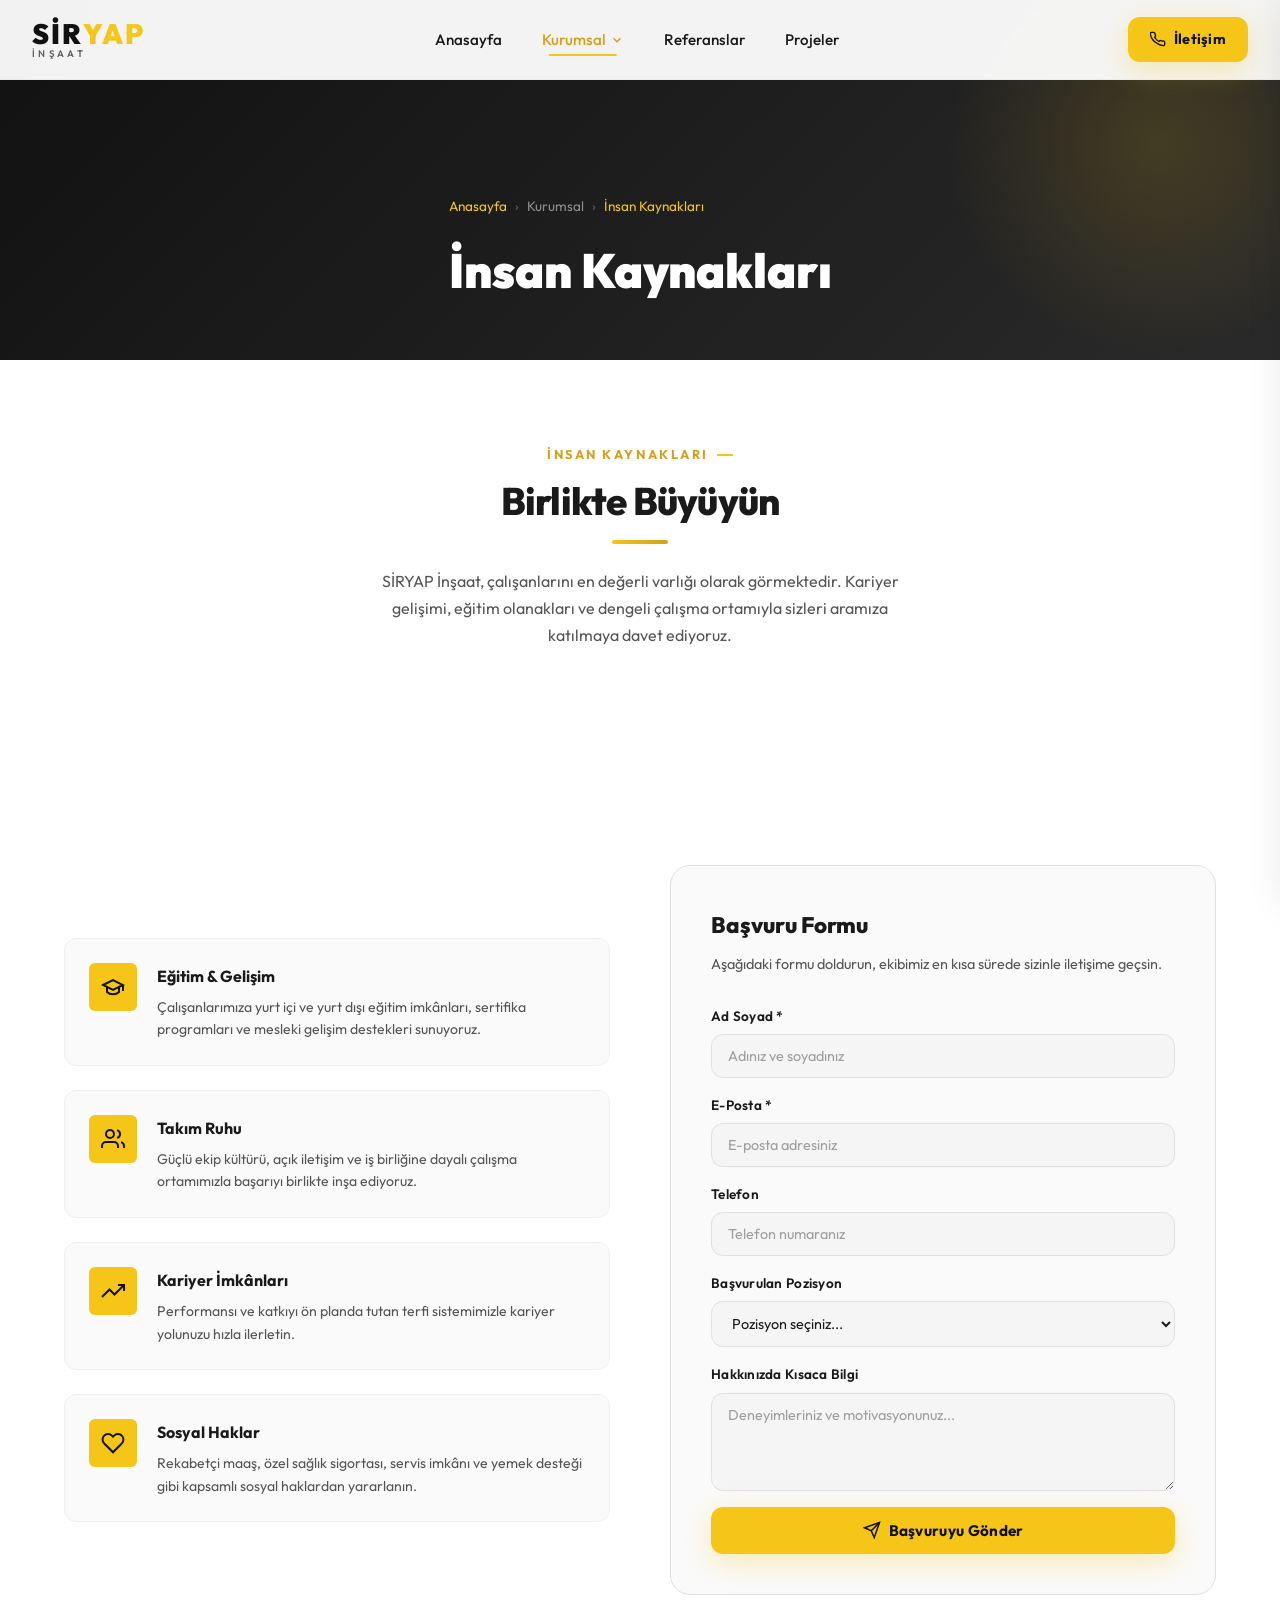
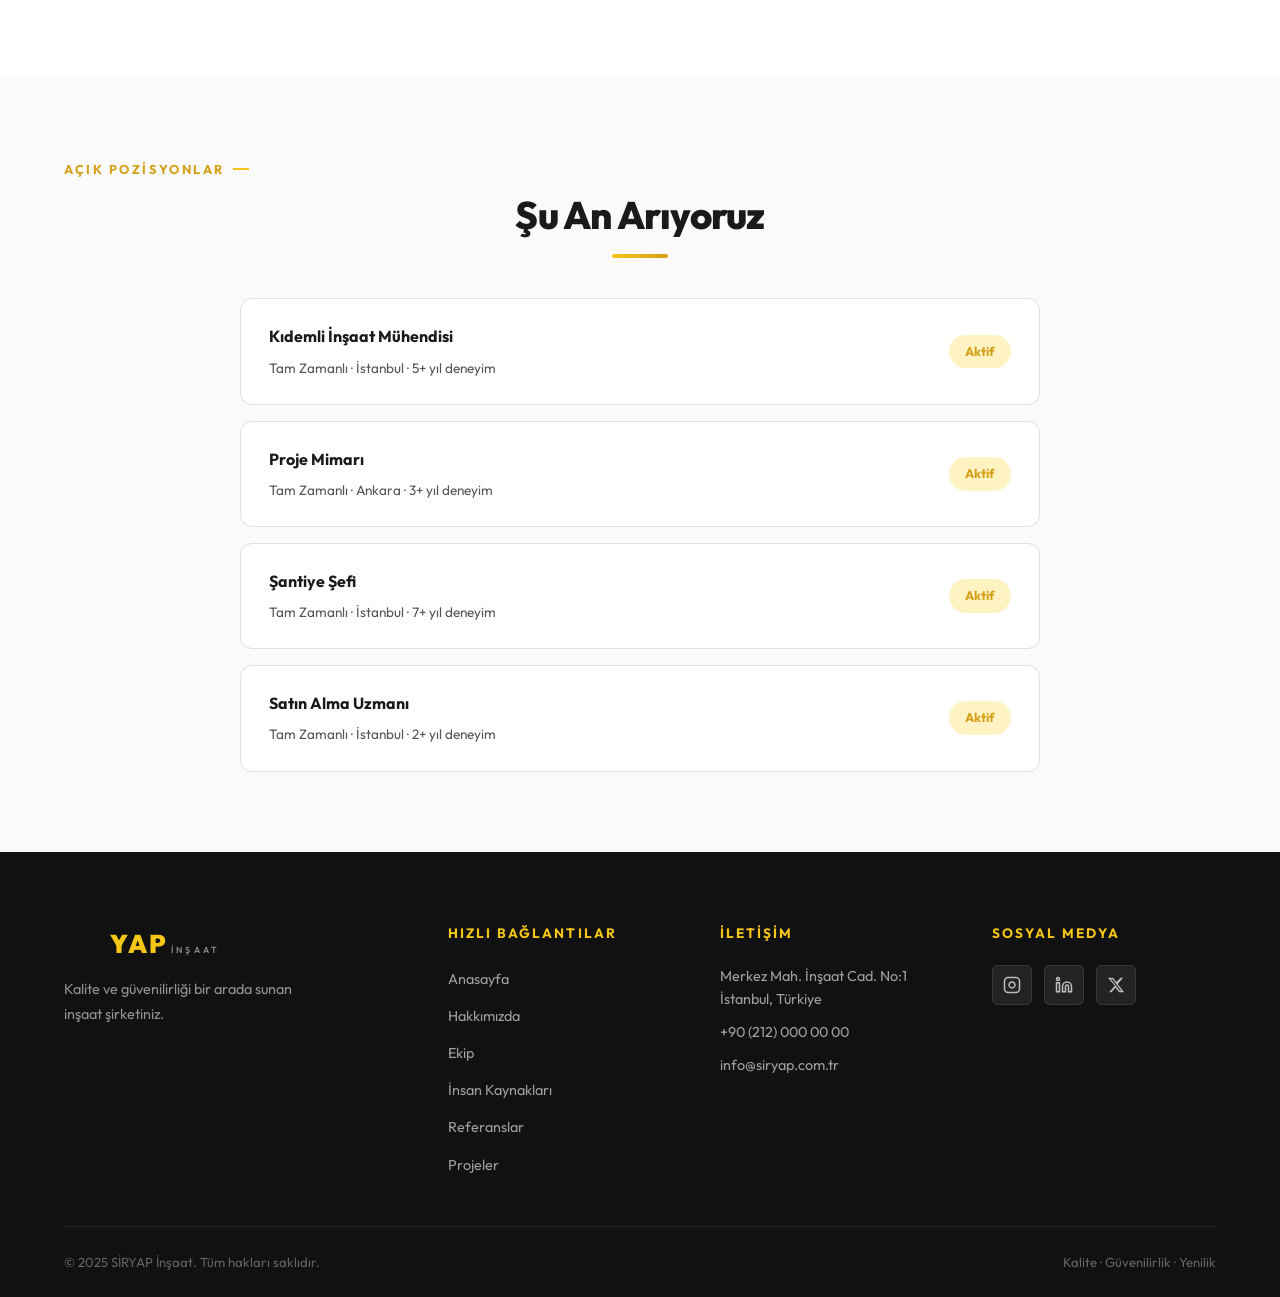
<file: insan-kaynaklari.html>
<!DOCTYPE html>
<html lang="tr">
<head>
  <meta charset="UTF-8" />
  <meta name="viewport" content="width=device-width, initial-scale=1.0" />
  <title>İnsan Kaynakları | SİRYAP İnşaat</title>
  <meta name="description" content="SİRYAP İnşaat İnsan Kaynakları - Kariyer fırsatları, açık pozisyonlar ve başvuru formu." />
  <link rel="preconnect" href="https://fonts.googleapis.com" />
  <link rel="preconnect" href="https://fonts.gstatic.com" crossorigin />
  <link href="https://fonts.googleapis.com/css2?family=Outfit:wght@300;400;500;600;700;800;900&family=Inter:wght@300;400;500;600&display=swap" rel="stylesheet" />
  <link rel="stylesheet" href="style.css" />
</head>
<body>

  <!-- HEADER -->
  <header id="site-header" class="scrolled">
    <div class="header-inner">
      <a href="index.html" class="logo" id="logo-link">
        <span class="logo-text">SİR<span class="logo-accent">YAP</span></span>
        <span class="logo-sub">İNŞAAT</span>
      </a>

      <nav class="main-nav" id="main-nav">
        <ul class="nav-list">
          <li><a href="index.html#anasayfa" class="nav-link" id="nav-anasayfa">Anasayfa</a></li>
          <li class="has-dropdown">
            <a href="index.html#kurumsal" class="nav-link active" id="nav-kurumsal">
              Kurumsal
              <svg class="chevron" viewBox="0 0 24 24" fill="none" stroke="currentColor" stroke-width="2.5">
                <path d="M6 9l6 6 6-6"/>
              </svg>
            </a>
            <ul class="dropdown">
              <li><a href="ekip.html" class="dropdown-link" id="nav-ekip">Ekip</a></li>
              <li><a href="insan-kaynaklari.html" class="dropdown-link" id="nav-ik" style="color: var(--primary-dark); background: var(--primary-light);">İnsan Kaynakları</a></li>
            </ul>
          </li>
          <li><a href="index.html#referanslar" class="nav-link" id="nav-referanslar">Referanslar</a></li>
          <li><a href="index.html#projeler" class="nav-link" id="nav-projeler">Projeler</a></li>
        </ul>
      </nav>

      <a href="index.html#iletisim" class="contact-btn" id="contact-btn">
        <svg viewBox="0 0 24 24" fill="none" stroke="currentColor" stroke-width="2">
          <path d="M22 16.92v3a2 2 0 01-2.18 2 19.79 19.79 0 01-8.63-3.07A19.5 19.5 0 013.5 12.37a19.79 19.79 0 01-3.07-8.67A2 2 0 012.45 2h3a2 2 0 012 1.72c.127.96.362 1.903.7 2.81a2 2 0 01-.45 2.11L6.91 9.43a16 16 0 006.29 6.29l.8-.8a2 2 0 012.11-.45c.907.338 1.85.573 2.81.7A2 2 0 0122 16.92z"/>
        </svg>
        İletişim
      </a>

      <button class="hamburger" id="hamburger-btn" aria-label="Menüyü aç">
        <span></span><span></span><span></span>
      </button>
    </div>
  </header>

  <!-- MOBILE NAV -->
  <div class="mobile-overlay" id="mobile-overlay"></div>
  <nav class="mobile-nav" id="mobile-nav">
    <button class="mobile-close" id="mobile-close-btn" aria-label="Menüyü kapat">✕</button>
    <ul class="mobile-nav-list">
      <li><a href="index.html#anasayfa" class="mobile-nav-link">Anasayfa</a></li>
      <li>
        <button class="mobile-nav-link mobile-dropdown-toggle" id="mobile-kurumsal-btn">
          Kurumsal <svg viewBox="0 0 24 24" fill="none" stroke="currentColor" stroke-width="2.5"><path d="M6 9l6 6 6-6"/></svg>
        </button>
        <ul class="mobile-sub" id="mobile-sub-kurumsal">
          <li><a href="ekip.html" class="mobile-sub-link">Ekip</a></li>
          <li><a href="insan-kaynaklari.html" class="mobile-sub-link">İnsan Kaynakları</a></li>
        </ul>
      </li>
      <li><a href="index.html#referanslar" class="mobile-nav-link">Referanslar</a></li>
      <li><a href="index.html#projeler" class="mobile-nav-link">Projeler</a></li>
      <li><a href="index.html#iletisim" class="mobile-nav-link highlight-link">İletişim</a></li>
    </ul>
  </nav>

  <main>
    <!-- INNER HERO -->
    <section class="inner-hero">
      <div class="container">
        <div class="inner-hero-content">
          <nav class="breadcrumb" aria-label="Breadcrumb">
            <a href="index.html">Anasayfa</a>
            <span class="breadcrumb-sep">›</span>
            <span>Kurumsal</span>
            <span class="breadcrumb-sep">›</span>
            <span style="color: var(--primary)">İnsan Kaynakları</span>
          </nav>
          <h1>İnsan Kaynakları</h1>
        </div>
      </div>
    </section>

    <!-- HR INTRO -->
    <section style="padding: 80px 0 40px; background: var(--white);">
      <div class="container">
        <div style="max-width: 700px; margin: 0 auto; text-align: center;">
          <div class="section-label center">İnsan Kaynakları</div>
          <h2 class="section-title center">Birlikte Büyüyün</h2>
          <div class="section-divider center"></div>
          <p class="section-sub center">
            SİRYAP İnşaat, çalışanlarını en değerli varlığı olarak görmektedir. Kariyer gelişimi, eğitim olanakları ve dengeli çalışma ortamıyla sizleri aramıza katılmaya davet ediyoruz.
          </p>
        </div>
      </div>
    </section>

    <!-- HR FEATURES & FORM -->
    <section class="hr-section">
      <div class="container">
        <div class="hr-grid">
          <div class="hr-features">
            <div class="hr-feature-item">
              <div class="hr-feature-icon">
                <svg viewBox="0 0 24 24" fill="none" stroke="currentColor" stroke-width="2">
                  <path d="M22 10v6M2 10l10-5 10 5-10 5z"/><path d="M6 12v5c3 3 9 3 12 0v-5"/>
                </svg>
              </div>
              <div>
                <h4>Eğitim & Gelişim</h4>
                <p>Çalışanlarımıza yurt içi ve yurt dışı eğitim imkânları, sertifika programları ve mesleki gelişim destekleri sunuyoruz.</p>
              </div>
            </div>

            <div class="hr-feature-item">
              <div class="hr-feature-icon">
                <svg viewBox="0 0 24 24" fill="none" stroke="currentColor" stroke-width="2">
                  <path d="M17 21v-2a4 4 0 00-4-4H5a4 4 0 00-4 4v2"/><circle cx="9" cy="7" r="4"/><path d="M23 21v-2a4 4 0 00-3-3.87"/><path d="M16 3.13a4 4 0 010 7.75"/>
                </svg>
              </div>
              <div>
                <h4>Takım Ruhu</h4>
                <p>Güçlü ekip kültürü, açık iletişim ve iş birliğine dayalı çalışma ortamımızla başarıyı birlikte inşa ediyoruz.</p>
              </div>
            </div>

            <div class="hr-feature-item">
              <div class="hr-feature-icon">
                <svg viewBox="0 0 24 24" fill="none" stroke="currentColor" stroke-width="2">
                  <polyline points="23 6 13.5 15.5 8.5 10.5 1 18"/><polyline points="17 6 23 6 23 12"/>
                </svg>
              </div>
              <div>
                <h4>Kariyer İmkânları</h4>
                <p>Performansı ve katkıyı ön planda tutan terfi sistemimizle kariyer yolunuzu hızla ilerletin.</p>
              </div>
            </div>

            <div class="hr-feature-item">
              <div class="hr-feature-icon">
                <svg viewBox="0 0 24 24" fill="none" stroke="currentColor" stroke-width="2">
                  <path d="M20.84 4.61a5.5 5.5 0 00-7.78 0L12 5.67l-1.06-1.06a5.5 5.5 0 00-7.78 7.78l1.06 1.06L12 21.23l7.78-7.78 1.06-1.06a5.5 5.5 0 000-7.78z"/>
                </svg>
              </div>
              <div>
                <h4>Sosyal Haklar</h4>
                <p>Rekabetçi maaş, özel sağlık sigortası, servis imkânı ve yemek desteği gibi kapsamlı sosyal haklardan yararlanın.</p>
              </div>
            </div>
          </div>

          <!-- Application Form -->
          <div class="apply-form-box">
            <h3>Başvuru Formu</h3>
            <p>Aşağıdaki formu doldurun, ekibimiz en kısa sürede sizinle iletişime geçsin.</p>
            <form id="apply-form">
              <div class="form-group">
                <label for="apply-ad">Ad Soyad *</label>
                <input type="text" id="apply-ad" name="ad" placeholder="Adınız ve soyadınız" required />
              </div>
              <div class="form-group">
                <label for="apply-email">E-Posta *</label>
                <input type="email" id="apply-email" name="email" placeholder="E-posta adresiniz" required />
              </div>
              <div class="form-group">
                <label for="apply-tel">Telefon</label>
                <input type="tel" id="apply-tel" name="telefon" placeholder="Telefon numaranız" />
              </div>
              <div class="form-group">
                <label for="apply-pozisyon">Başvurulan Pozisyon</label>
                <select id="apply-pozisyon" name="pozisyon">
                  <option value="">Pozisyon seçiniz...</option>
                  <option>İnşaat Mühendisi</option>
                  <option>Mimar</option>
                  <option>Proje Yöneticisi</option>
                  <option>Şantiye Şefi</option>
                  <option>Elektrik Mühendisi</option>
                  <option>Mekanik Mühendis</option>
                  <option>Diğer</option>
                </select>
              </div>
              <div class="form-group">
                <label for="apply-mesaj">Hakkınızda Kısaca Bilgi</label>
                <textarea id="apply-mesaj" name="mesaj" rows="4" placeholder="Deneyimleriniz ve motivasyonunuz..."></textarea>
              </div>
              <button type="submit" class="btn-primary full-width" id="apply-submit-btn">
                <svg viewBox="0 0 24 24" fill="none" stroke="currentColor" stroke-width="2" style="width:18px;height:18px;">
                  <line x1="22" y1="2" x2="11" y2="13"/>
                  <polygon points="22 2 15 22 11 13 2 9 22 2"/>
                </svg>
                Başvuruyu Gönder
              </button>
            </form>
          </div>
        </div>
      </div>
    </section>

    <!-- OPEN POSITIONS -->
    <section style="padding: 80px 0; background: var(--off-white);">
      <div class="container">
        <div class="section-label center">Açık Pozisyonlar</div>
        <h2 class="section-title center">Şu An Arıyoruz</h2>
        <div class="section-divider center"></div>

        <div style="display: grid; gap: 16px; margin-top: 40px; max-width: 800px; margin-left: auto; margin-right: auto;">

          <div style="background: var(--white); border-radius: var(--radius-md); padding: 24px 28px; border: 1.5px solid var(--gray-200); display: flex; justify-content: space-between; align-items: center; gap: 24px; transition: all var(--transition); cursor: pointer;" class="position-card" id="pos-1">
            <div>
              <h4 style="font-size: 1rem; font-weight: 700; color: var(--text-primary); margin-bottom: 6px;">Kıdemli İnşaat Mühendisi</h4>
              <p style="font-size: 0.85rem; color: var(--text-secondary);">Tam Zamanlı · İstanbul · 5+ yıl deneyim</p>
            </div>
            <span style="padding: 6px 16px; background: var(--primary-light); color: var(--primary-dark); border-radius: var(--radius-xl); font-size: 0.8rem; font-weight: 700; white-space: nowrap;">Aktif</span>
          </div>

          <div style="background: var(--white); border-radius: var(--radius-md); padding: 24px 28px; border: 1.5px solid var(--gray-200); display: flex; justify-content: space-between; align-items: center; gap: 24px; transition: all var(--transition); cursor: pointer;" class="position-card" id="pos-2">
            <div>
              <h4 style="font-size: 1rem; font-weight: 700; color: var(--text-primary); margin-bottom: 6px;">Proje Mimarı</h4>
              <p style="font-size: 0.85rem; color: var(--text-secondary);">Tam Zamanlı · Ankara · 3+ yıl deneyim</p>
            </div>
            <span style="padding: 6px 16px; background: var(--primary-light); color: var(--primary-dark); border-radius: var(--radius-xl); font-size: 0.8rem; font-weight: 700; white-space: nowrap;">Aktif</span>
          </div>

          <div style="background: var(--white); border-radius: var(--radius-md); padding: 24px 28px; border: 1.5px solid var(--gray-200); display: flex; justify-content: space-between; align-items: center; gap: 24px; transition: all var(--transition); cursor: pointer;" class="position-card" id="pos-3">
            <div>
              <h4 style="font-size: 1rem; font-weight: 700; color: var(--text-primary); margin-bottom: 6px;">Şantiye Şefi</h4>
              <p style="font-size: 0.85rem; color: var(--text-secondary);">Tam Zamanlı · İstanbul · 7+ yıl deneyim</p>
            </div>
            <span style="padding: 6px 16px; background: var(--primary-light); color: var(--primary-dark); border-radius: var(--radius-xl); font-size: 0.8rem; font-weight: 700; white-space: nowrap;">Aktif</span>
          </div>

          <div style="background: var(--white); border-radius: var(--radius-md); padding: 24px 28px; border: 1.5px solid var(--gray-200); display: flex; justify-content: space-between; align-items: center; gap: 24px; transition: all var(--transition); cursor: pointer;" class="position-card" id="pos-4">
            <div>
              <h4 style="font-size: 1rem; font-weight: 700; color: var(--text-primary); margin-bottom: 6px;">Satın Alma Uzmanı</h4>
              <p style="font-size: 0.85rem; color: var(--text-secondary);">Tam Zamanlı · İstanbul · 2+ yıl deneyim</p>
            </div>
            <span style="padding: 6px 16px; background: var(--primary-light); color: var(--primary-dark); border-radius: var(--radius-xl); font-size: 0.8rem; font-weight: 700; white-space: nowrap;">Aktif</span>
          </div>

        </div>
      </div>
    </section>
  </main>

  <!-- FOOTER -->
  <footer class="site-footer">
    <div class="container">
      <div class="footer-grid">
        <div class="footer-brand">
          <span class="logo-text footer-logo">SİR<span class="logo-accent">YAP</span></span>
          <span class="logo-sub footer-logo-sub">İNŞAAT</span>
          <p>Kalite ve güvenilirliği bir arada sunan inşaat şirketiniz.</p>
        </div>
        <div class="footer-links">
          <h4>Hızlı Bağlantılar</h4>
          <ul>
            <li><a href="index.html#anasayfa">Anasayfa</a></li>
            <li><a href="index.html#kurumsal">Hakkımızda</a></li>
            <li><a href="ekip.html">Ekip</a></li>
            <li><a href="insan-kaynaklari.html">İnsan Kaynakları</a></li>
            <li><a href="index.html#referanslar">Referanslar</a></li>
            <li><a href="index.html#projeler">Projeler</a></li>
          </ul>
        </div>
        <div class="footer-contact">
          <h4>İletişim</h4>
          <p>Merkez Mah. İnşaat Cad. No:1<br/>İstanbul, Türkiye</p>
          <p><a href="tel:+902120000000">+90 (212) 000 00 00</a></p>
          <p><a href="mailto:info@siryap.com.tr">info@siryap.com.tr</a></p>
        </div>
        <div class="footer-social">
          <h4>Sosyal Medya</h4>
          <div class="social-links">
            <a href="#" class="social-link" aria-label="Instagram">
              <svg viewBox="0 0 24 24" fill="none" stroke="currentColor" stroke-width="2">
                <rect x="2" y="2" width="20" height="20" rx="5" ry="5"/>
                <path d="M16 11.37A4 4 0 1112.63 8 4 4 0 0116 11.37z"/>
                <line x1="17.5" y1="6.5" x2="17.51" y2="6.5"/>
              </svg>
            </a>
            <a href="#" class="social-link" aria-label="LinkedIn">
              <svg viewBox="0 0 24 24" fill="none" stroke="currentColor" stroke-width="2">
                <path d="M16 8a6 6 0 016 6v7h-4v-7a2 2 0 00-2-2 2 2 0 00-2 2v7h-4v-7a6 6 0 016-6zM2 9h4v12H2z"/><circle cx="4" cy="4" r="2"/>
              </svg>
            </a>
            <a href="#" class="social-link" aria-label="Twitter/X">
              <svg viewBox="0 0 24 24" fill="currentColor">
                <path d="M18.244 2.25h3.308l-7.227 8.26 8.502 11.24H16.17l-4.714-6.231-5.401 6.231H2.744l7.737-8.835L1.254 2.25H8.08l4.253 5.622zm-1.161 17.52h1.833L7.084 4.126H5.117z"/>
              </svg>
            </a>
          </div>
        </div>
      </div>
      <div class="footer-bottom">
        <p>&copy; 2025 SİRYAP İnşaat. Tüm hakları saklıdır.</p>
        <p>Kalite · Güvenilirlik · Yenilik</p>
      </div>
    </div>
  </footer>

  <script src="script.js"></script>
  <script>
    // Position card hover effect
    document.querySelectorAll('.position-card').forEach(card => {
      card.addEventListener('mouseenter', () => {
        card.style.borderColor = 'var(--primary)';
        card.style.boxShadow = '0 8px 30px rgba(245, 197, 24, 0.2)';
        card.style.transform = 'translateY(-2px)';
      });
      card.addEventListener('mouseleave', () => {
        card.style.borderColor = 'var(--gray-200)';
        card.style.boxShadow = 'none';
        card.style.transform = 'translateY(0)';
      });
    });

    // Apply form
    const applyForm = document.getElementById('apply-form');
    if (applyForm) {
      applyForm.addEventListener('submit', e => {
        e.preventDefault();
        const btn = document.getElementById('apply-submit-btn');
        btn.innerHTML = 'Başvurunuz Alındı! ✓';
        btn.style.background = '#4CAF50';
        btn.disabled = true;
        applyForm.reset();
        setTimeout(() => {
          btn.innerHTML = '<svg viewBox="0 0 24 24" fill="none" stroke="currentColor" stroke-width="2" style="width:18px;height:18px;"><line x1="22" y1="2" x2="11" y2="13"/><polygon points="22 2 15 22 11 13 2 9 22 2"/></svg> Başvuruyu Gönder';
          btn.style.background = '';
          btn.disabled = false;
        }, 4000);
      });
    }
  </script>
</body>
</html>
</file>
<file: style.css>
/* ============================================
   SIRYAP İNŞAAT - Ana Stil Dosyası
   Renk Paleti: Beyaz + Sarı/Altın
   ============================================ */

/* --- CSS Değişkenleri --- */
:root {
  --primary: #F5C518;        /* Altın sarı */
  --primary-dark: #D4A017;   /* Koyu altın */
  --primary-light: #FFF3C4;  /* Açık sarı */
  --white: #FFFFFF;
  --off-white: #FAFAFA;
  --light-gray: #F5F5F5;
  --gray-100: #F0F0F0;
  --gray-200: #E0E0E0;
  --gray-400: #9E9E9E;
  --gray-600: #616161;
  --gray-800: #212121;
  --dark: #111111;
  --text-primary: #1A1A1A;
  --text-secondary: #555555;
  --shadow-sm: 0 2px 8px rgba(0,0,0,0.08);
  --shadow-md: 0 8px 24px rgba(0,0,0,0.10);
  --shadow-lg: 0 20px 60px rgba(0,0,0,0.15);
  --shadow-gold: 0 8px 30px rgba(245, 197, 24, 0.3);
  --radius-sm: 6px;
  --radius-md: 12px;
  --radius-lg: 20px;
  --radius-xl: 30px;
  --transition: 0.3s ease;
  --header-height: 80px;
}

/* --- Reset & Base --- */
*, *::before, *::after {
  box-sizing: border-box;
  margin: 0;
  padding: 0;
}

html {
  scroll-behavior: smooth;
  font-size: 16px;
}

body {
  font-family: 'Outfit', 'Inter', sans-serif;
  color: var(--text-primary);
  background: var(--white);
  overflow-x: hidden;
  line-height: 1.7;
}

img {
  display: block;
  max-width: 100%;
  height: auto;
}

a {
  text-decoration: none;
  color: inherit;
}

ul {
  list-style: none;
}

button {
  cursor: pointer;
  border: none;
  background: none;
  font-family: inherit;
}

/* --- Container --- */
.container {
  max-width: 1200px;
  margin: 0 auto;
  padding: 0 24px;
}

/* ============================================
   HEADER
   ============================================ */
#site-header {
  position: fixed;
  top: 0;
  left: 0;
  right: 0;
  z-index: 1000;
  height: var(--header-height);
  background: rgba(255, 255, 255, 0.95);
  backdrop-filter: blur(12px);
  -webkit-backdrop-filter: blur(12px);
  border-bottom: 1px solid rgba(245, 197, 24, 0.15);
  transition: box-shadow var(--transition), background var(--transition);
}

#site-header.scrolled {
  box-shadow: 0 4px 30px rgba(0, 0, 0, 0.08);
  background: rgba(255, 255, 255, 0.98);
}

.header-inner {
  max-width: 1400px;
  margin: 0 auto;
  height: 100%;
  padding: 0 32px;
  display: flex;
  align-items: center;
  justify-content: space-between;
  gap: 24px;
}

/* --- Logo --- */
.logo {
  display: flex;
  flex-direction: column;
  line-height: 1;
  flex-shrink: 0;
}

.logo-text {
  font-family: 'Outfit', sans-serif;
  font-size: 1.75rem;
  font-weight: 900;
  letter-spacing: 0.08em;
  color: var(--dark);
}

.logo-accent {
  color: var(--primary);
}

.logo-sub {
  font-size: 0.6rem;
  font-weight: 600;
  letter-spacing: 0.35em;
  color: var(--gray-600);
  text-transform: uppercase;
  margin-top: 1px;
}

/* --- Main Nav --- */
.main-nav {
  flex: 1;
  display: flex;
  justify-content: center;
}

.nav-list {
  display: flex;
  align-items: center;
  gap: 8px;
}

.nav-link {
  display: flex;
  align-items: center;
  gap: 4px;
  padding: 8px 16px;
  border-radius: var(--radius-sm);
  font-weight: 500;
  font-size: 0.95rem;
  color: var(--text-primary);
  transition: all var(--transition);
  position: relative;
}

.nav-link::after {
  content: '';
  position: absolute;
  bottom: 4px;
  left: 50%;
  width: 0;
  height: 2px;
  background: var(--primary);
  transform: translateX(-50%);
  transition: width var(--transition);
  border-radius: 2px;
}

.nav-link:hover::after,
.nav-link.active::after {
  width: 60%;
}

.nav-link:hover,
.nav-link.active {
  color: var(--primary-dark);
}

.chevron {
  width: 14px;
  height: 14px;
  transition: transform var(--transition);
}

/* --- Dropdown --- */
.has-dropdown {
  position: relative;
}

.has-dropdown:hover .chevron {
  transform: rotate(180deg);
}

.dropdown {
  position: absolute;
  top: calc(100% + 8px);
  left: 50%;
  transform: translateX(-50%);
  min-width: 200px;
  background: var(--white);
  border-radius: var(--radius-md);
  box-shadow: var(--shadow-lg);
  border: 1px solid var(--gray-100);
  padding: 8px;
  opacity: 0;
  visibility: hidden;
  transform: translateX(-50%) translateY(-8px);
  transition: all var(--transition);
  pointer-events: none;
}

.dropdown::before {
  content: '';
  position: absolute;
  top: -6px;
  left: 50%;
  transform: translateX(-50%);
  width: 12px;
  height: 12px;
  background: var(--white);
  border-top: 1px solid var(--gray-100);
  border-left: 1px solid var(--gray-100);
  transform: translateX(-50%) rotate(45deg);
}

.has-dropdown:hover .dropdown {
  opacity: 1;
  visibility: visible;
  transform: translateX(-50%) translateY(0);
  pointer-events: auto;
}

.dropdown-link {
  display: block;
  padding: 10px 16px;
  border-radius: var(--radius-sm);
  font-size: 0.9rem;
  font-weight: 500;
  color: var(--text-primary);
  transition: all var(--transition);
}

.dropdown-link:hover {
  background: var(--primary-light);
  color: var(--primary-dark);
  padding-left: 20px;
}

/* --- Contact Button --- */
.contact-btn {
  display: flex;
  align-items: center;
  gap: 8px;
  padding: 10px 22px;
  background: var(--primary);
  color: var(--dark);
  border-radius: var(--radius-md);
  font-weight: 700;
  font-size: 0.9rem;
  letter-spacing: 0.02em;
  transition: all var(--transition);
  flex-shrink: 0;
  box-shadow: var(--shadow-gold);
}

.contact-btn svg {
  width: 16px;
  height: 16px;
}

.contact-btn:hover {
  background: var(--primary-dark);
  transform: translateY(-2px);
  box-shadow: 0 12px 40px rgba(245, 197, 24, 0.4);
}

/* --- Hamburger --- */
.hamburger {
  display: none;
  flex-direction: column;
  gap: 5px;
  padding: 8px;
  border-radius: var(--radius-sm);
}

.hamburger span {
  display: block;
  width: 24px;
  height: 2.5px;
  background: var(--dark);
  border-radius: 2px;
  transition: all var(--transition);
}

.hamburger.open span:nth-child(1) {
  transform: rotate(45deg) translate(5px, 5px);
}
.hamburger.open span:nth-child(2) {
  opacity: 0;
}
.hamburger.open span:nth-child(3) {
  transform: rotate(-45deg) translate(5px, -5px);
}

/* --- Mobile Nav --- */
.mobile-overlay {
  position: fixed;
  inset: 0;
  background: rgba(0,0,0,0.5);
  z-index: 1100;
  opacity: 0;
  visibility: hidden;
  transition: all var(--transition);
}

.mobile-overlay.active {
  opacity: 1;
  visibility: visible;
}

.mobile-nav {
  position: fixed;
  top: 0;
  right: -320px;
  width: 300px;
  height: 100vh;
  background: var(--white);
  z-index: 1200;
  padding: 80px 24px 40px;
  transition: right var(--transition);
  overflow-y: auto;
  box-shadow: -10px 0 40px rgba(0,0,0,0.15);
}

.mobile-nav.open {
  right: 0;
}

.mobile-close {
  position: absolute;
  top: 20px;
  right: 20px;
  width: 36px;
  height: 36px;
  border-radius: 50%;
  background: var(--light-gray);
  color: var(--text-primary);
  font-size: 1rem;
  display: flex;
  align-items: center;
  justify-content: center;
}

.mobile-nav-list {
  display: flex;
  flex-direction: column;
  gap: 4px;
}

.mobile-nav-link {
  display: flex;
  align-items: center;
  justify-content: space-between;
  width: 100%;
  padding: 14px 16px;
  border-radius: var(--radius-sm);
  font-size: 1rem;
  font-weight: 600;
  color: var(--text-primary);
  transition: all var(--transition);
}

.mobile-nav-link:hover {
  background: var(--primary-light);
  color: var(--primary-dark);
}

.mobile-nav-link svg {
  width: 16px;
  height: 16px;
  transition: transform var(--transition);
}

.mobile-nav-link.open svg {
  transform: rotate(180deg);
}

.highlight-link {
  background: var(--primary);
  color: var(--dark);
  margin-top: 8px;
}

.mobile-sub {
  overflow: hidden;
  max-height: 0;
  transition: max-height 0.4s ease;
}

.mobile-sub.open {
  max-height: 200px;
}

.mobile-sub-link {
  display: block;
  padding: 10px 16px 10px 32px;
  font-size: 0.9rem;
  color: var(--text-secondary);
  border-radius: var(--radius-sm);
  transition: all var(--transition);
}

.mobile-sub-link:hover {
  color: var(--primary-dark);
  background: var(--primary-light);
}

/* ============================================
   BUTTONS
   ============================================ */
.btn-primary {
  display: inline-flex;
  align-items: center;
  gap: 8px;
  padding: 14px 32px;
  background: var(--primary);
  color: var(--dark);
  border-radius: var(--radius-md);
  font-weight: 700;
  font-size: 0.95rem;
  letter-spacing: 0.02em;
  transition: all var(--transition);
  box-shadow: var(--shadow-gold);
  cursor: pointer;
}

.btn-primary:hover {
  background: var(--primary-dark);
  transform: translateY(-2px);
  box-shadow: 0 16px 48px rgba(245, 197, 24, 0.45);
}

.btn-primary.full-width {
  width: 100%;
  justify-content: center;
}

.btn-outline {
  display: inline-flex;
  align-items: center;
  gap: 8px;
  padding: 13px 32px;
  background: transparent;
  color: var(--white);
  border: 2px solid rgba(255,255,255,0.5);
  border-radius: var(--radius-md);
  font-weight: 600;
  font-size: 0.95rem;
  transition: all var(--transition);
}

.btn-outline:hover {
  border-color: var(--primary);
  color: var(--primary);
  background: rgba(245, 197, 24, 0.1);
}

/* ============================================
   HERO SECTION
   ============================================ */
.hero-section {
  position: relative;
  height: 100vh;
  min-height: 600px;
  display: flex;
  align-items: center;
  overflow: hidden;
}

.hero-slider {
  position: absolute;
  inset: 0;
}

.hero-slide {
  position: absolute;
  inset: 0;
  background-size: cover;
  background-position: center;
  background-repeat: no-repeat;
  opacity: 0;
  transition: opacity 1s ease;
}

.hero-slide.active {
  opacity: 1;
}

.hero-overlay {
  position: absolute;
  inset: 0;
  background: linear-gradient(
    135deg,
    rgba(17, 17, 17, 0.75) 0%,
    rgba(17, 17, 17, 0.5) 50%,
    rgba(245, 197, 24, 0.15) 100%
  );
  z-index: 1;
}

.hero-content {
  position: relative;
  z-index: 2;
  padding: 0 10%;
  max-width: 750px;
}

.hero-badge {
  display: inline-flex;
  align-items: center;
  gap: 8px;
  padding: 6px 16px;
  background: var(--primary);
  color: var(--dark);
  border-radius: var(--radius-xl);
  font-weight: 700;
  font-size: 0.8rem;
  letter-spacing: 0.1em;
  text-transform: uppercase;
  margin-bottom: 24px;
}

.hero-badge::before {
  content: '';
  width: 8px;
  height: 8px;
  border-radius: 50%;
  background: var(--dark);
  animation: pulse 2s infinite;
}

@keyframes pulse {
  0%, 100% { opacity: 1; transform: scale(1); }
  50% { opacity: 0.6; transform: scale(0.8); }
}

.hero-title {
  font-size: clamp(2.5rem, 5vw, 4rem);
  font-weight: 900;
  color: var(--white);
  line-height: 1.15;
  margin-bottom: 20px;
  letter-spacing: -0.02em;
}

.hero-accent {
  color: var(--primary);
  position: relative;
}

.hero-accent::after {
  content: '';
  position: absolute;
  bottom: 2px;
  left: 0;
  right: 0;
  height: 3px;
  background: var(--primary);
  opacity: 0.5;
  border-radius: 2px;
}

.hero-desc {
  font-size: 1.05rem;
  color: rgba(255,255,255,0.85);
  margin-bottom: 36px;
  max-width: 560px;
  font-weight: 400;
}

.hero-btns {
  display: flex;
  gap: 16px;
  flex-wrap: wrap;
}

/* Hero Dots */
.hero-dots {
  position: absolute;
  bottom: 40px;
  left: 50%;
  transform: translateX(-50%);
  z-index: 2;
  display: flex;
  gap: 10px;
}

.dot {
  width: 10px;
  height: 10px;
  border-radius: 50%;
  background: rgba(255,255,255,0.4);
  border: 2px solid rgba(255,255,255,0.3);
  transition: all var(--transition);
  cursor: pointer;
}

.dot.active {
  background: var(--primary);
  border-color: var(--primary);
  width: 28px;
  border-radius: 5px;
}

/* Scroll hint */
.hero-scroll-hint {
  position: absolute;
  bottom: 40px;
  right: 40px;
  z-index: 2;
  display: flex;
  flex-direction: column;
  align-items: center;
  gap: 8px;
  color: rgba(255,255,255,0.6);
  font-size: 0.75rem;
  letter-spacing: 0.15em;
  text-transform: uppercase;
}

.scroll-arrow svg {
  width: 20px;
  height: 20px;
  animation: bounce 2s infinite;
}

@keyframes bounce {
  0%, 100% { transform: translateY(0); }
  50% { transform: translateY(6px); }
}

/* Hero Animations */
.animate-fadeIn {
  opacity: 0;
  animation: fadeIn 1s ease 0.2s forwards;
}

.animate-slideUp {
  opacity: 0;
  transform: translateY(30px);
  animation: slideUp 0.8s ease 0.4s forwards;
}

.delay-1 { animation-delay: 0.6s; }
.delay-2 { animation-delay: 0.8s; }

@keyframes fadeIn {
  to { opacity: 1; }
}

@keyframes slideUp {
  to { opacity: 1; transform: translateY(0); }
}

/* ============================================
   STATS SECTION
   ============================================ */
.stats-section {
  background: var(--primary);
  padding: 60px 0;
  position: relative;
  overflow: hidden;
}

.stats-section::before {
  content: '';
  position: absolute;
  top: -30px;
  left: -5%;
  right: -5%;
  height: 60px;
  background: var(--white);
  border-radius: 50%;
}

.stats-section::after {
  content: '';
  position: absolute;
  bottom: -30px;
  left: -5%;
  right: -5%;
  height: 60px;
  background: var(--off-white);
  border-radius: 50%;
}

.stats-grid {
  display: grid;
  grid-template-columns: repeat(4, 1fr);
  gap: 0;
  position: relative;
  z-index: 1;
}

.stat-item {
  display: flex;
  flex-direction: column;
  align-items: center;
  padding: 30px 20px;
  position: relative;
  text-align: center;
}

.stat-item:not(:last-child)::after {
  content: '';
  position: absolute;
  right: 0;
  top: 20%;
  height: 60%;
  width: 1px;
  background: rgba(17, 17, 17, 0.15);
}

.stat-number {
  font-size: 3rem;
  font-weight: 900;
  color: var(--dark);
  line-height: 1;
  display: inline;
}

.stat-plus {
  font-size: 2rem;
  font-weight: 900;
  color: var(--dark);
  display: inline;
  margin-left: 2px;
}

.stat-label {
  font-size: 0.85rem;
  font-weight: 600;
  color: rgba(17,17,17,0.7);
  text-transform: uppercase;
  letter-spacing: 0.08em;
  margin-top: 8px;
}

/* ============================================
   SECTION COMMON STYLES
   ============================================ */
.section-label {
  display: inline-block;
  font-size: 0.8rem;
  font-weight: 700;
  letter-spacing: 0.2em;
  text-transform: uppercase;
  color: var(--primary-dark);
  margin-bottom: 12px;
  position: relative;
  padding-left: 24px;
}

.section-label::before {
  content: '';
  position: absolute;
  left: 0;
  top: 50%;
  transform: translateY(-50%);
  width: 16px;
  height: 2px;
  background: var(--primary);
}

.section-label.center {
  padding-left: 0;
  padding-right: 24px;
}

.section-label.center::before {
  left: unset;
  right: 0;
}

.section-title {
  font-size: clamp(1.8rem, 3vw, 2.6rem);
  font-weight: 800;
  color: var(--text-primary);
  line-height: 1.2;
  letter-spacing: -0.02em;
  margin-bottom: 16px;
}

.section-title.center {
  text-align: center;
}

.section-divider {
  width: 56px;
  height: 4px;
  background: linear-gradient(90deg, var(--primary), var(--primary-dark));
  border-radius: 2px;
  margin-bottom: 24px;
}

.section-divider.center {
  margin: 0 auto 24px;
}

.section-sub {
  font-size: 1rem;
  color: var(--text-secondary);
  max-width: 560px;
  margin-bottom: 48px;
}

.section-sub.center {
  margin: 0 auto 48px;
  text-align: center;
}

/* ============================================
   ABOUT / KURUMSAL SECTION
   ============================================ */
.about-section {
  padding: 100px 0;
  background: var(--off-white);
}

.about-grid {
  display: grid;
  grid-template-columns: 1fr 1fr;
  gap: 80px;
  align-items: center;
}

.about-image-wrapper {
  position: relative;
}

.about-image-frame {
  border-radius: var(--radius-lg);
  overflow: hidden;
  box-shadow: var(--shadow-lg);
  position: relative;
}

.about-image-frame::before {
  content: '';
  position: absolute;
  inset: 0;
  border: 4px solid var(--primary);
  border-radius: var(--radius-lg);
  opacity: 0.3;
  z-index: 1;
}

.about-img {
  width: 100%;
  height: 480px;
  object-fit: cover;
  transition: transform 0.6s ease;
}

.about-image-frame:hover .about-img {
  transform: scale(1.04);
}

.about-badge-card {
  position: absolute;
  bottom: -24px;
  right: -24px;
  background: var(--primary);
  border-radius: var(--radius-md);
  padding: 20px;
  display: flex;
  align-items: center;
  gap: 14px;
  box-shadow: var(--shadow-gold);
  z-index: 2;
}

.about-badge-card svg {
  width: 32px;
  height: 32px;
  color: var(--dark);
  flex-shrink: 0;
}

.about-badge-card strong {
  display: block;
  font-size: 1rem;
  font-weight: 800;
  color: var(--dark);
}

.about-badge-card span {
  font-size: 0.78rem;
  font-weight: 500;
  color: rgba(17,17,17,0.7);
}

.about-text {
  color: var(--text-secondary);
  font-size: 0.98rem;
  margin-bottom: 16px;
}

.about-features {
  display: grid;
  grid-template-columns: 1fr 1fr;
  gap: 12px;
  margin: 28px 0 32px;
}

.feature-item {
  display: flex;
  align-items: center;
  gap: 10px;
  font-weight: 500;
  font-size: 0.9rem;
  color: var(--text-primary);
}

.feature-icon {
  width: 28px;
  height: 28px;
  border-radius: 50%;
  background: var(--primary);
  display: flex;
  align-items: center;
  justify-content: center;
  flex-shrink: 0;
}

.feature-icon svg {
  width: 14px;
  height: 14px;
  color: var(--dark);
}

/* ============================================
   REFERENCES SECTION
   ============================================ */
.references-section {
  padding: 100px 0 80px;
  background: var(--white);
  overflow: hidden;
}

.refs-scroll-wrapper {
  position: relative;
  overflow: hidden;
  margin-top: 48px;
}

/* Fade edges */
.refs-scroll-wrapper::before,
.refs-scroll-wrapper::after {
  content: '';
  position: absolute;
  top: 0;
  width: 120px;
  height: 100%;
  z-index: 2;
  pointer-events: none;
}

.refs-scroll-wrapper::before {
  left: 0;
  background: linear-gradient(90deg, var(--white), transparent);
}

.refs-scroll-wrapper::after {
  right: 0;
  background: linear-gradient(-90deg, var(--white), transparent);
}

.refs-track {
  display: flex;
  gap: 24px;
  width: max-content;
  animation: scrollRefs 30s linear infinite;
}

.refs-track:hover {
  animation-play-state: paused;
}

@keyframes scrollRefs {
  0% { transform: translateX(0); }
  100% { transform: translateX(-50%); }
}

.ref-card {
  flex-shrink: 0;
  width: 280px;
}

.ref-inner {
  background: var(--white);
  border: 1.5px solid var(--gray-200);
  border-radius: var(--radius-md);
  overflow: hidden;
  box-shadow: var(--shadow-sm);
  transition: all var(--transition);
}

.ref-inner:hover {
  border-color: var(--primary);
  box-shadow: var(--shadow-gold);
  transform: translateY(-4px);
}

.ref-inner img {
  width: 100%;
  height: 180px;
  object-fit: cover;
}

.ref-inner span {
  display: block;
  padding: 14px 16px;
  font-size: 0.88rem;
  font-weight: 600;
  color: var(--text-primary);
  background: var(--off-white);
  border-top: 1px solid var(--gray-200);
}

/* --- Logo Cards (new) --- */
.ref-logo-card {
  flex-shrink: 0;
  width: 220px;
}

.ref-logo-inner {
  background: var(--white);
  border: 1.5px solid var(--gray-200);
  border-radius: var(--radius-md);
  overflow: hidden;
  box-shadow: var(--shadow-sm);
  transition: all var(--transition);
  display: flex;
  flex-direction: column;
  align-items: center;
  justify-content: center;
  padding: 28px 20px 20px;
  gap: 16px;
  height: 160px;
}

.ref-logo-inner:hover {
  border-color: var(--primary);
  box-shadow: var(--shadow-gold);
  transform: translateY(-4px);
}

.ref-logo-inner img {
  max-width: 140px;
  max-height: 70px;
  width: auto;
  height: auto;
  object-fit: contain;
}

.ref-logo-inner span {
  font-size: 0.78rem;
  font-weight: 600;
  color: var(--gray-600);
  text-align: center;
  line-height: 1.3;
}

.ref-logo-text-only {
  justify-content: center;
}

.ref-text-logo {
  font-family: 'Outfit', sans-serif;
  line-height: 1;
  text-align: center;
}

/* ============================================
   PROJECTS SECTION
   ============================================ */
.projects-section {
  padding: 100px 0;
  background: var(--off-white);
}

.project-filters {
  display: flex;
  gap: 10px;
  justify-content: center;
  margin-bottom: 48px;
  flex-wrap: wrap;
}

.filter-btn {
  padding: 10px 24px;
  border-radius: var(--radius-xl);
  font-size: 0.88rem;
  font-weight: 600;
  color: var(--gray-600);
  background: var(--white);
  border: 1.5px solid var(--gray-200);
  transition: all var(--transition);
}

.filter-btn:hover,
.filter-btn.active {
  background: var(--primary);
  color: var(--dark);
  border-color: var(--primary);
  box-shadow: var(--shadow-gold);
}

.projects-grid {
  display: grid;
  grid-template-columns: repeat(3, 1fr);
  gap: 28px;
}

.project-card {
  background: var(--white);
  border-radius: var(--radius-lg);
  overflow: hidden;
  box-shadow: var(--shadow-sm);
  transition: all var(--transition);
  border: 1px solid var(--gray-100);
}

.project-card:hover {
  transform: translateY(-8px);
  box-shadow: var(--shadow-lg);
  border-color: var(--primary);
}

.project-card.hidden {
  display: none;
}

.project-img-wrap {
  position: relative;
  overflow: hidden;
  height: 240px;
}

.project-img-wrap img {
  width: 100%;
  height: 100%;
  object-fit: cover;
  transition: transform 0.6s ease;
}

.project-card:hover .project-img-wrap img {
  transform: scale(1.08);
}

.project-overlay {
  position: absolute;
  inset: 0;
  background: linear-gradient(to top, rgba(17,17,17,0.9) 0%, transparent 50%);
  display: flex;
  flex-direction: column;
  justify-content: flex-end;
  padding: 20px;
  opacity: 0;
  transition: opacity var(--transition);
}

.project-card:hover .project-overlay {
  opacity: 1;
}

.project-tag {
  display: inline-block;
  padding: 4px 12px;
  background: var(--primary);
  color: var(--dark);
  border-radius: var(--radius-xl);
  font-size: 0.75rem;
  font-weight: 700;
  margin-bottom: 8px;
}

.project-overlay h3 {
  font-size: 1.1rem;
  font-weight: 700;
  color: var(--white);
  margin-bottom: 4px;
}

.project-overlay p {
  font-size: 0.85rem;
  color: rgba(255,255,255,0.7);
}

.project-info {
  padding: 20px;
}

.project-category-badge {
  display: inline-block;
  padding: 3px 12px;
  background: var(--primary-light);
  color: var(--primary-dark);
  border-radius: var(--radius-xl);
  font-size: 0.75rem;
  font-weight: 700;
  margin-bottom: 10px;
}

.project-name {
  font-size: 1.05rem;
  font-weight: 700;
  color: var(--text-primary);
  margin-bottom: 8px;
}

.project-location {
  display: flex;
  align-items: center;
  gap: 6px;
  font-size: 0.85rem;
  color: var(--text-secondary);
}

.project-location svg {
  width: 14px;
  height: 14px;
  color: var(--primary-dark);
  flex-shrink: 0;
}

/* ============================================
   CONTACT SECTION
   ============================================ */
.contact-section {
  padding: 100px 0;
  background: var(--white);
  position: relative;
  overflow: hidden;
}

.contact-section::before {
  content: '';
  position: absolute;
  top: 0;
  left: 0;
  width: 40%;
  height: 100%;
  background: linear-gradient(135deg, var(--primary-light), var(--white));
  clip-path: polygon(0 0, 85% 0, 100% 100%, 0 100%);
}

.contact-grid {
  display: grid;
  grid-template-columns: 1fr 1fr;
  gap: 80px;
  align-items: start;
  position: relative;
  z-index: 1;
}

.contact-desc {
  color: var(--text-secondary);
  font-size: 0.98rem;
  margin-bottom: 36px;
}

.contact-items {
  display: flex;
  flex-direction: column;
  gap: 20px;
}

.contact-item {
  display: flex;
  align-items: flex-start;
  gap: 16px;
}

.contact-icon {
  width: 44px;
  height: 44px;
  border-radius: var(--radius-md);
  background: var(--primary);
  display: flex;
  align-items: center;
  justify-content: center;
  flex-shrink: 0;
  box-shadow: var(--shadow-gold);
}

.contact-icon svg {
  width: 20px;
  height: 20px;
  color: var(--dark);
}

.contact-item strong {
  display: block;
  font-size: 0.85rem;
  font-weight: 700;
  color: var(--text-primary);
  text-transform: uppercase;
  letter-spacing: 0.05em;
  margin-bottom: 4px;
}

.contact-item span {
  font-size: 0.95rem;
  color: var(--text-secondary);
}

/* Contact Form */
.contact-form {
  background: var(--white);
  border-radius: var(--radius-lg);
  padding: 40px;
  box-shadow: var(--shadow-lg);
  border: 1px solid var(--gray-100);
}

.form-row {
  display: grid;
  grid-template-columns: 1fr 1fr;
  gap: 16px;
}

.form-group {
  display: flex;
  flex-direction: column;
  gap: 6px;
  margin-bottom: 16px;
}

.form-group label {
  font-size: 0.85rem;
  font-weight: 600;
  color: var(--text-primary);
  letter-spacing: 0.02em;
}

.form-group input,
.form-group select,
.form-group textarea {
  padding: 12px 16px;
  border: 1.5px solid var(--gray-200);
  border-radius: var(--radius-md);
  font-family: inherit;
  font-size: 0.9rem;
  color: var(--text-primary);
  background: var(--light-gray);
  transition: all var(--transition);
  outline: none;
  resize: vertical;
}

.form-group input:focus,
.form-group select:focus,
.form-group textarea:focus {
  border-color: var(--primary);
  background: var(--white);
  box-shadow: 0 0 0 3px rgba(245, 197, 24, 0.15);
}

.form-group input::placeholder,
.form-group textarea::placeholder {
  color: var(--gray-400);
}

/* ============================================
   FOOTER
   ============================================ */
.site-footer {
  background: var(--dark);
  color: var(--white);
  padding: 70px 0 0;
}

.footer-grid {
  display: grid;
  grid-template-columns: 1.5fr 1fr 1fr 1fr;
  gap: 48px;
  padding-bottom: 48px;
  border-bottom: 1px solid rgba(255,255,255,0.08);
}

.footer-brand p {
  font-size: 0.9rem;
  color: rgba(255,255,255,0.55);
  margin-top: 12px;
  max-width: 260px;
  line-height: 1.7;
}

.footer-logo {
  font-size: 1.6rem;
}

.footer-logo-sub {
  color: rgba(255,255,255,0.5);
  font-size: 0.55rem;
}

.site-footer h4 {
  font-size: 0.85rem;
  font-weight: 700;
  letter-spacing: 0.15em;
  text-transform: uppercase;
  color: var(--primary);
  margin-bottom: 20px;
}

.footer-links ul {
  display: flex;
  flex-direction: column;
  gap: 10px;
}

.footer-links a {
  font-size: 0.9rem;
  color: rgba(255,255,255,0.6);
  transition: all var(--transition);
}

.footer-links a:hover {
  color: var(--primary);
  padding-left: 6px;
}

.footer-contact p {
  font-size: 0.9rem;
  color: rgba(255,255,255,0.6);
  margin-bottom: 10px;
  line-height: 1.6;
}

.footer-contact a {
  transition: color var(--transition);
}

.footer-contact a:hover {
  color: var(--primary);
}

.social-links {
  display: flex;
  gap: 12px;
}

.social-link {
  width: 40px;
  height: 40px;
  border-radius: var(--radius-sm);
  background: rgba(255,255,255,0.08);
  display: flex;
  align-items: center;
  justify-content: center;
  transition: all var(--transition);
  border: 1px solid rgba(255,255,255,0.1);
}

.social-link svg {
  width: 18px;
  height: 18px;
  color: rgba(255,255,255,0.7);
  transition: color var(--transition);
}

.social-link:hover {
  background: var(--primary);
  border-color: var(--primary);
  transform: translateY(-3px);
  box-shadow: var(--shadow-gold);
}

.social-link:hover svg {
  color: var(--dark);
}

.footer-bottom {
  padding: 24px 0;
  display: flex;
  justify-content: space-between;
  align-items: center;
  flex-wrap: wrap;
  gap: 8px;
}

.footer-bottom p {
  font-size: 0.82rem;
  color: rgba(255,255,255,0.35);
}

/* ============================================
   INNER PAGES (Ekip, İK)
   ============================================ */
.inner-hero {
  height: 40vh;
  min-height: 280px;
  background: linear-gradient(135deg, var(--dark) 0%, #2a2a2a 100%);
  display: flex;
  align-items: flex-end;
  padding-bottom: 48px;
  position: relative;
  overflow: hidden;
}

.inner-hero::before {
  content: '';
  position: absolute;
  top: -30%;
  right: -10%;
  width: 500px;
  height: 500px;
  background: radial-gradient(circle, rgba(245,197,24,0.15) 0%, transparent 60%);
}

.inner-hero-content {
  position: relative;
  z-index: 1;
}

.inner-hero-content h1 {
  font-size: clamp(2rem, 4vw, 3rem);
  font-weight: 900;
  color: var(--white);
  margin-top: 12px;
}

.inner-hero-content .breadcrumb {
  display: flex;
  align-items: center;
  gap: 8px;
  font-size: 0.85rem;
  color: rgba(255,255,255,0.5);
}

.inner-hero-content .breadcrumb a {
  color: var(--primary);
  transition: opacity var(--transition);
}

.inner-hero-content .breadcrumb a:hover {
  opacity: 0.8;
}

.breadcrumb-sep {
  color: rgba(255,255,255,0.3);
}

/* Team Cards */
.team-section {
  padding: 80px 0;
  background: var(--off-white);
}

.team-grid {
  display: grid;
  grid-template-columns: repeat(3, 1fr);
  gap: 28px;
  margin-top: 48px;
}

.team-card {
  background: var(--white);
  border-radius: var(--radius-lg);
  overflow: hidden;
  box-shadow: var(--shadow-sm);
  transition: all var(--transition);
  border: 1px solid var(--gray-100);
  text-align: center;
}

.team-card:hover {
  transform: translateY(-8px);
  box-shadow: var(--shadow-lg);
  border-color: var(--primary);
}

.team-img-wrap {
  height: 260px;
  overflow: hidden;
  background: var(--gray-100);
}

.team-img-wrap img {
  width: 100%;
  height: 100%;
  object-fit: cover;
  transition: transform 0.6s ease;
}

.team-card:hover .team-img-wrap img {
  transform: scale(1.06);
}

.team-card-body {
  padding: 24px;
}

.team-card-body h3 {
  font-size: 1.1rem;
  font-weight: 800;
  color: var(--text-primary);
  margin-bottom: 6px;
}

.team-card-body .role {
  font-size: 0.85rem;
  font-weight: 600;
  color: var(--primary-dark);
  text-transform: uppercase;
  letter-spacing: 0.05em;
  margin-bottom: 14px;
}

.team-card-body p {
  font-size: 0.88rem;
  color: var(--text-secondary);
  line-height: 1.6;
}

/* HR Section */
.hr-section {
  padding: 80px 0;
  background: var(--white);
}

.hr-grid {
  display: grid;
  grid-template-columns: 1fr 1fr;
  gap: 60px;
  align-items: center;
  margin-top: 48px;
}

.hr-features {
  display: flex;
  flex-direction: column;
  gap: 24px;
}

.hr-feature-item {
  display: flex;
  gap: 20px;
  padding: 24px;
  background: var(--off-white);
  border-radius: var(--radius-md);
  border: 1px solid var(--gray-100);
  transition: all var(--transition);
}

.hr-feature-item:hover {
  border-color: var(--primary);
  box-shadow: var(--shadow-gold);
}

.hr-feature-icon {
  width: 48px;
  height: 48px;
  border-radius: var(--radius-sm);
  background: var(--primary);
  display: flex;
  align-items: center;
  justify-content: center;
  flex-shrink: 0;
}

.hr-feature-icon svg {
  width: 24px;
  height: 24px;
  color: var(--dark);
}

.hr-feature-item h4 {
  font-size: 1rem;
  font-weight: 700;
  color: var(--text-primary);
  margin-bottom: 6px;
}

.hr-feature-item p {
  font-size: 0.88rem;
  color: var(--text-secondary);
  line-height: 1.6;
}

.apply-form-box {
  background: var(--off-white);
  border-radius: var(--radius-lg);
  padding: 40px;
  border: 1.5px solid var(--gray-200);
}

.apply-form-box h3 {
  font-size: 1.4rem;
  font-weight: 800;
  color: var(--text-primary);
  margin-bottom: 8px;
}

.apply-form-box p {
  color: var(--text-secondary);
  font-size: 0.9rem;
  margin-bottom: 28px;
}

/* ============================================
   RESPONSIVE
   ============================================ */
@media (max-width: 1024px) {
  .main-nav { display: none; }
  .hamburger { display: flex; }
  .contact-btn { display: none; }

  .about-grid,
  .contact-grid,
  .hr-grid {
    grid-template-columns: 1fr;
    gap: 48px;
  }

  .stats-grid {
    grid-template-columns: repeat(2, 1fr);
  }

  .projects-grid {
    grid-template-columns: repeat(2, 1fr);
  }

  .footer-grid {
    grid-template-columns: 1fr 1fr;
  }

  .team-grid {
    grid-template-columns: repeat(2, 1fr);
  }
}

@media (max-width: 768px) {
  .header-inner { padding: 0 20px; }

  .hero-content {
    padding: 0 24px;
  }

  .hero-title {
    font-size: 2rem;
  }

  .hero-btns {
    flex-direction: column;
    gap: 12px;
  }

  .hero-scroll-hint { display: none; }

  .stats-grid {
    grid-template-columns: 1fr 1fr;
  }

  .stat-item:nth-child(2)::after { display: none; }

  .projects-grid {
    grid-template-columns: 1fr;
  }

  .form-row {
    grid-template-columns: 1fr;
  }

  .footer-grid {
    grid-template-columns: 1fr;
    gap: 32px;
  }

  .footer-bottom {
    flex-direction: column;
    text-align: center;
  }

  .about-badge-card {
    right: 0;
    bottom: -20px;
  }

  .contact-form {
    padding: 24px;
  }

  .contact-section::before {
    display: none;
  }

  .team-grid {
    grid-template-columns: 1fr;
  }

  .apply-form-box {
    padding: 24px;
  }
}

@media (max-width: 480px) {
  .stat-number { font-size: 2.2rem; }
  .about-features {
    grid-template-columns: 1fr;
  }
}
</file>
